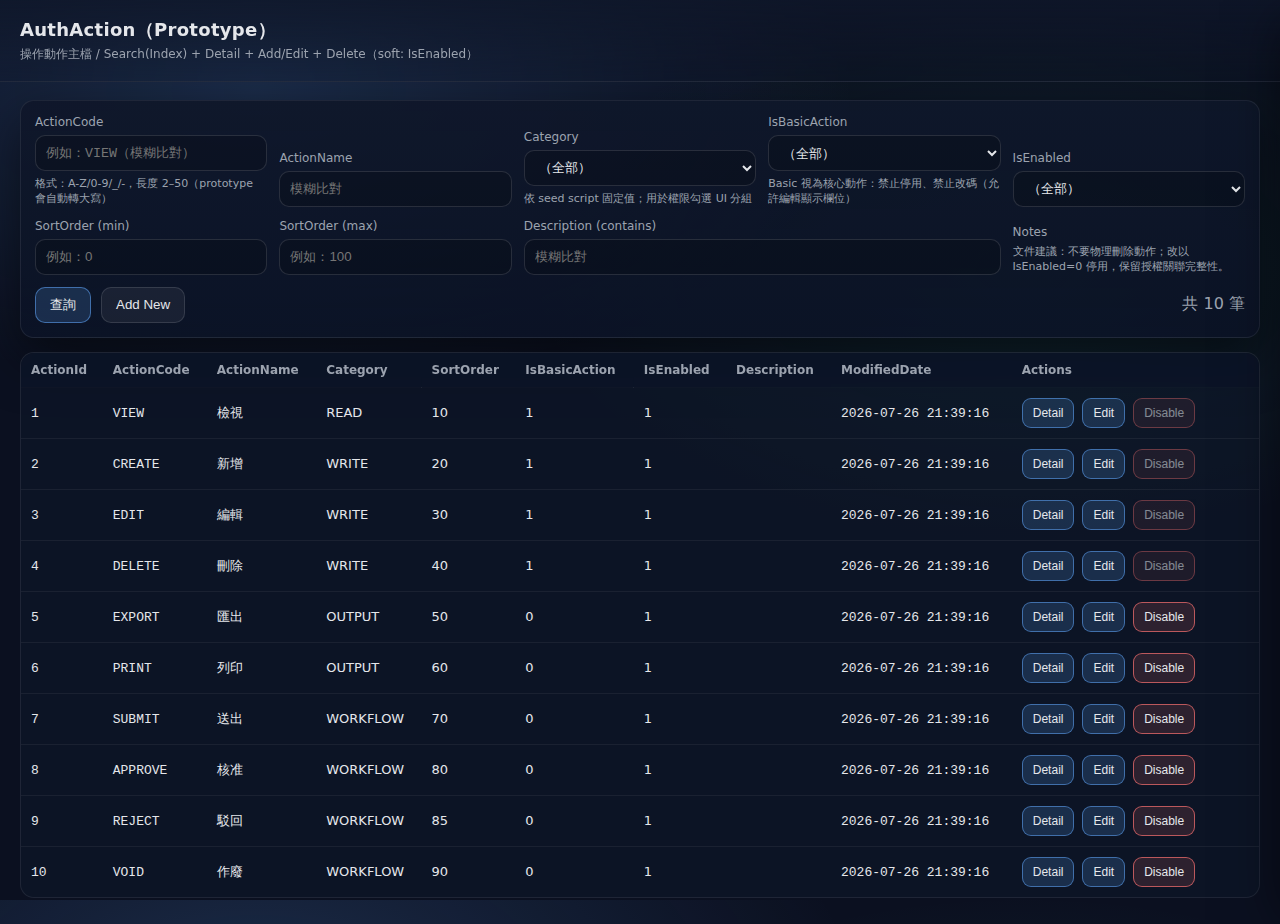
<file: Work/Auth/08-Prototype/file/AuthAction/index.html>
<!doctype html>
<html lang="zh-Hant">
<head>
  <meta charset="utf-8" />
  <meta name="viewport" content="width=device-width, initial-scale=1" />
  <title>AuthAction – Prototype</title>
  <link rel="stylesheet" href="./styles.css" />
</head>
<body>
  <div class="app" id="app">
    <header class="topbar">
      <div class="topbar__title">
        <h1>AuthAction（Prototype）</h1>
        <p class="muted">操作動作主檔 / Search(Index) + Detail + Add/Edit + Delete（soft: IsEnabled）</p>
      </div>
    </header>

    <main class="main">
      <section class="panel">
        <form class="form" id="queryForm" autocomplete="off">
          <div class="form__row">
            <label class="field">
              <span class="field__label">ActionCode</span>
              <input class="field__input mono" id="qActionCode" name="actionCode" placeholder="例如：VIEW（模糊比對）" />
              <span class="field__hint">格式：A-Z/0-9/_/-，長度 2–50（prototype 會自動轉大寫）</span>
            </label>

            <label class="field">
              <span class="field__label">ActionName</span>
              <input class="field__input" id="qActionName" name="actionName" placeholder="模糊比對" />
            </label>

            <label class="field">
              <span class="field__label">Category</span>
              <select class="field__input" id="qCategory" name="category"></select>
              <span class="field__hint">依 seed script 固定值；用於權限勾選 UI 分組</span>
            </label>

            <label class="field">
              <span class="field__label">IsBasicAction</span>
              <select class="field__input" id="qIsBasic" name="isBasic">
                <option value="">（全部）</option>
                <option value="1">1 (Basic)</option>
                <option value="0">0 (Non-Basic)</option>
              </select>
              <span class="field__hint">Basic 視為核心動作：禁止停用、禁止改碼（允許編輯顯示欄位）</span>
            </label>

            <label class="field">
              <span class="field__label">IsEnabled</span>
              <select class="field__input" id="qIsEnabled" name="isEnabled">
                <option value="">（全部）</option>
                <option value="1">Enabled</option>
                <option value="0">Disabled</option>
              </select>
            </label>
          </div>

          <div class="form__row form__row--2">
            <label class="field">
              <span class="field__label">SortOrder (min)</span>
              <input class="field__input" id="qSortMin" name="sortMin" type="number" step="1" placeholder="例如：0" />
            </label>

            <label class="field">
              <span class="field__label">SortOrder (max)</span>
              <input class="field__input" id="qSortMax" name="sortMax" type="number" step="1" placeholder="例如：100" />
            </label>

            <label class="field" style="grid-column: span 2;">
              <span class="field__label">Description (contains)</span>
              <input class="field__input" id="qDesc" name="desc" placeholder="模糊比對" />
            </label>

            <div class="field">
              <span class="field__label">Notes</span>
              <div class="field__hint">文件建議：不要物理刪除動作；改以 IsEnabled=0 停用，保留授權關聯完整性。</div>
            </div>
          </div>

          <div class="form__actions">
            <button class="btn" type="submit">查詢</button>
            <button class="btn btn--ghost" type="button" id="btnAddNew">Add New</button>
            <div class="spacer"></div>
            <div class="muted" id="resultMeta"></div>
          </div>

          <div class="notice" id="notice" aria-live="polite" hidden></div>
        </form>

        <div class="tableWrap" role="region" aria-label="AuthAction search result">
          <table class="table" id="resultTable">
            <thead>
              <tr>
                <th>ActionId</th>
                <th>ActionCode</th>
                <th>ActionName</th>
                <th>Category</th>
                <th>SortOrder</th>
                <th>IsBasicAction</th>
                <th>IsEnabled</th>
                <th>Description</th>
                <th>ModifiedDate</th>
                <th style="min-width: 230px;">Actions</th>
              </tr>
            </thead>
            <tbody id="resultTbody"></tbody>
          </table>
        </div>
      </section>

      <aside class="drawer" id="drawer" aria-hidden="true">
        <div class="drawer__overlay" id="drawerOverlay"></div>
        <div class="drawer__panel" role="dialog" aria-modal="true" aria-label="AuthAction detail/edit">
          <div class="drawer__header">
            <div>
              <div class="drawer__title" id="drawerTitle">AuthAction</div>
              <div class="drawer__subtitle muted" id="drawerSubTitle"></div>
            </div>
            <button class="iconBtn" id="drawerClose" aria-label="Close">×</button>
          </div>

          <div class="drawer__body">
            <form id="editForm" class="editForm" autocomplete="off">
              <div class="section">
                <div class="section__title">Identity</div>
                <div class="grid2">
                  <label class="field">
                    <span class="field__label">ActionId (IDENTITY)</span>
                    <input class="field__input mono" id="fActionId" name="actionId" disabled />
                    <span class="field__hint">資料庫內部流水號；prototype 自動生成</span>
                  </label>

                  <label class="field">
                    <span class="field__label">ActionCode (UNIQUE)</span>
                    <input class="field__input mono" id="fActionCode" name="actionCode" placeholder="例如：VIEW" />
                    <span class="field__hint" id="hintActionCode">全域唯一；建立後不可變更（避免破壞授權關聯）</span>
                  </label>

                  <label class="field">
                    <span class="field__label">ActionName</span>
                    <input class="field__input" id="fActionName" name="actionName" />
                  </label>

                  <label class="field">
                    <span class="field__label">Category</span>
                    <select class="field__input" id="fCategory" name="category"></select>
                    <span class="field__hint">用於權限勾選畫面分組與排序</span>
                  </label>

                  <label class="field">
                    <span class="field__label">SortOrder</span>
                    <input class="field__input" id="fSortOrder" name="sortOrder" type="number" step="1" />
                    <span class="field__hint">數值小者在前（影響 UI 排列）</span>
                  </label>

                  <div class="field">
                    <span class="field__label">ActionCode State</span>
                    <div class="field__hint" id="actionCodeState"></div>
                  </div>
                </div>
              </div>

              <div class="section">
                <div class="section__title">Flags</div>
                <div class="grid2">
                  <label class="field">
                    <span class="field__label">IsEnabled</span>
                    <select class="field__input" id="fIsEnabled" name="isEnabled">
                      <option value="1">1 (Enabled)</option>
                      <option value="0">0 (Disabled)</option>
                    </select>
                    <span class="field__hint">文件建議以 IsEnabled=0 停用取代物理刪除</span>
                  </label>

                  <label class="field">
                    <span class="field__label">IsBasicAction</span>
                    <select class="field__input" id="fIsBasic" name="isBasic">
                      <option value="1">1 (Basic)</option>
                      <option value="0">0 (Non-Basic)</option>
                    </select>
                    <span class="field__hint">Basic 視為核心動作：禁止停用、禁止改碼（允許編輯顯示欄位）</span>
                  </label>
                </div>
              </div>

              <div class="section">
                <div class="section__title">Description</div>
                <textarea class="textarea" id="fDesc" name="desc" rows="4" placeholder="描述副作用或適用場景"></textarea>
              </div>

              <div class="section">
                <div class="section__title">Audit</div>
                <div class="grid2">
                  <label class="field">
                    <span class="field__label">CreatedBy</span>
                    <input class="field__input" id="fCreatedBy" name="createdBy" disabled />
                  </label>
                  <label class="field">
                    <span class="field__label">CreatedDate</span>
                    <input class="field__input" id="fCreatedDate" name="createdDate" disabled />
                  </label>
                  <label class="field">
                    <span class="field__label">ModifiedBy</span>
                    <input class="field__input" id="fModifiedBy" name="modifiedBy" disabled />
                  </label>
                  <label class="field">
                    <span class="field__label">ModifiedDate</span>
                    <input class="field__input" id="fModifiedDate" name="modifiedDate" disabled />
                  </label>
                  <label class="field">
                    <span class="field__label">RowVersion</span>
                    <input class="field__input" id="fRowVersion" name="rowVersion" disabled />
                  </label>
                </div>
              </div>

              <div class="notice notice--error" id="formError" hidden></div>
            </form>
          </div>

          <div class="drawer__footer" id="drawerFooter"></div>
        </div>
      </aside>
    </main>
  </div>

  <script src="./app.js"></script>
</body>
</html>
</file>
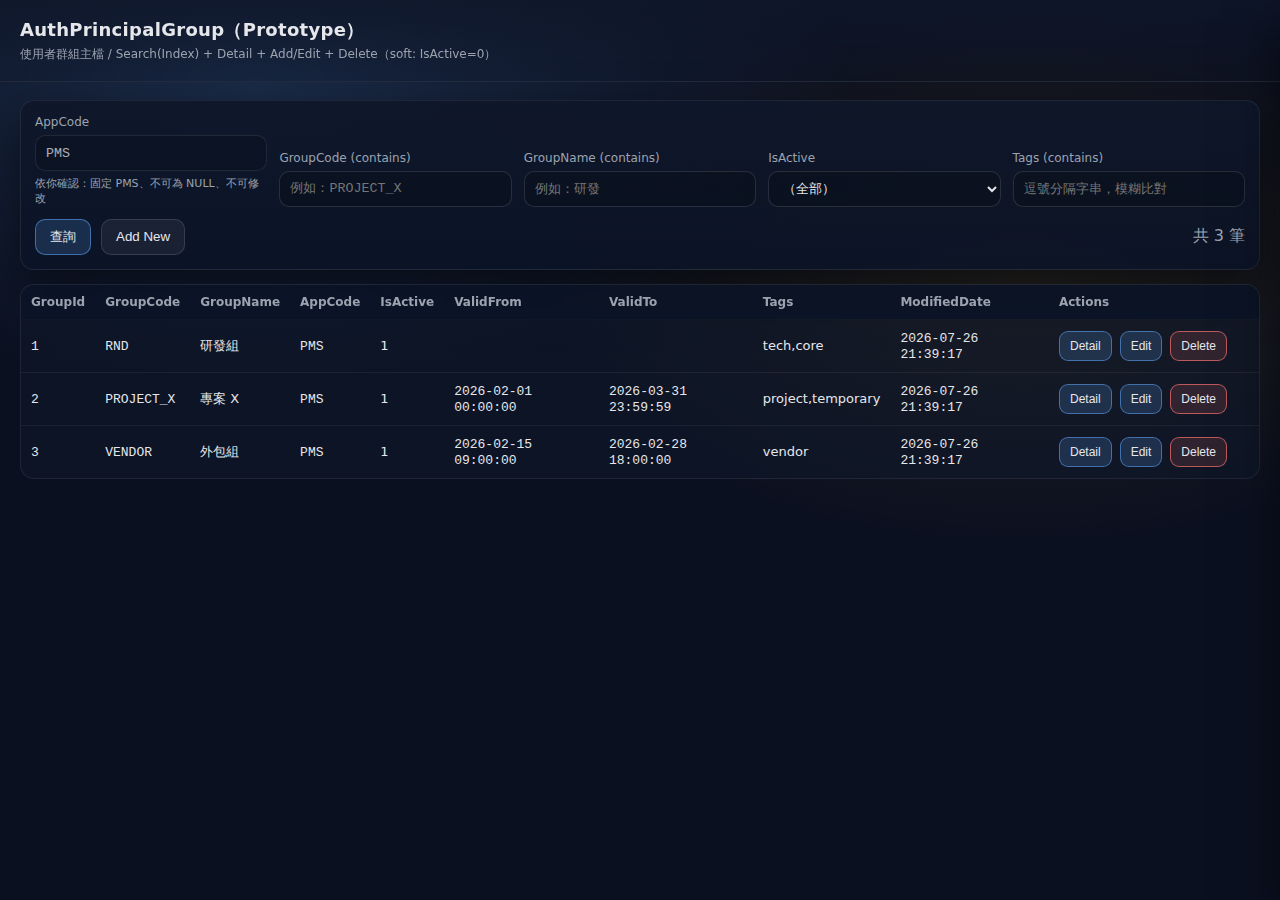
<file: Work/Auth/08-Prototype/file/AuthPrincipalGroup/index.html>
<!doctype html>
<html lang="zh-Hant">
<head>
  <meta charset="utf-8" />
  <meta name="viewport" content="width=device-width, initial-scale=1" />
  <title>AuthPrincipalGroup – Prototype</title>
  <link rel="stylesheet" href="./styles.css" />
</head>

<body>
  <div class="app" id="app">
    <header class="topbar">
      <div class="topbar__title">
        <h1>AuthPrincipalGroup（Prototype）</h1>
        <p class="muted">使用者群組主檔 / Search(Index) + Detail + Add/Edit + Delete（soft: IsActive=0）</p>
      </div>
    </header>

    <main class="main">
      <section class="panel">
        <form class="form" id="queryForm" autocomplete="off">
          <div class="form__row">
            <label class="field">
              <span class="field__label">AppCode</span>
              <input class="field__input mono" id="qAppCode" name="appCode" disabled />
              <span class="field__hint">依你確認：固定 PMS、不可為 NULL、不可修改</span>
            </label>

            <label class="field">
              <span class="field__label">GroupCode (contains)</span>
              <input class="field__input mono" id="qGroupCode" name="groupCode" placeholder="例如：PROJECT_X" />
            </label>

            <label class="field">
              <span class="field__label">GroupName (contains)</span>
              <input class="field__input" id="qGroupName" name="groupName" placeholder="例如：研發" />
            </label>

            <label class="field">
              <span class="field__label">IsActive</span>
              <select class="field__input" id="qIsActive" name="isActive">
                <option value="">（全部）</option>
                <option value="1">Active</option>
                <option value="0">Inactive</option>
              </select>
            </label>

            <label class="field">
              <span class="field__label">Tags (contains)</span>
              <input class="field__input" id="qTags" name="tags" placeholder="逗號分隔字串，模糊比對" />
            </label>
          </div>

          <div class="form__actions">
            <button class="btn" type="submit">查詢</button>
            <button class="btn btn--ghost" type="button" id="btnAddNew">Add New</button>
            <div class="spacer"></div>
            <div class="muted" id="resultMeta"></div>
          </div>

          <div class="notice" id="notice" aria-live="polite" hidden></div>
        </form>

        <div class="tableWrap" role="region" aria-label="AuthPrincipalGroup search result">
          <table class="table" id="resultTable">
            <thead>
              <tr>
                <th>GroupId</th>
                <th>GroupCode</th>
                <th>GroupName</th>
                <th>AppCode</th>
                <th>IsActive</th>
                <th>ValidFrom</th>
                <th>ValidTo</th>
                <th>Tags</th>
                <th>ModifiedDate</th>
                <th style="min-width: 210px;">Actions</th>
              </tr>
            </thead>
            <tbody id="resultTbody"></tbody>
          </table>
        </div>
      </section>

      <aside class="drawer" id="drawer" aria-hidden="true">
        <div class="drawer__overlay" id="drawerOverlay"></div>
        <div class="drawer__panel" role="dialog" aria-modal="true" aria-label="AuthPrincipalGroup detail/edit">
          <div class="drawer__header">
            <div>
              <div class="drawer__title" id="drawerTitle">AuthPrincipalGroup</div>
              <div class="drawer__subtitle muted" id="drawerSubTitle"></div>
            </div>
            <button class="iconBtn" id="drawerClose" aria-label="Close">×</button>
          </div>

          <div class="drawer__body">
            <form id="editForm" class="editForm" autocomplete="off">
              <div class="section">
                <div class="section__title">Keys</div>
                <div class="grid2">
                  <label class="field">
                    <span class="field__label">GroupId (IDENTITY)</span>
                    <input class="field__input mono" id="fGroupId" name="groupId" disabled />
                    <span class="field__hint">新增時由系統產生；僅供顯示</span>
                  </label>
                  <label class="field">
                    <span class="field__label">GroupCode (UNIQUE)</span>
                    <input class="field__input mono" id="fGroupCode" name="groupCode" placeholder="例如：CUT_TEAM_A" />
                    <span class="field__hint">新增後鎖定不可改（關聯核心鍵）</span>
                  </label>
                </div>
              </div>

              <div class="section">
                <div class="section__title">Basic</div>
                <div class="grid2">
                  <label class="field">
                    <span class="field__label">GroupName</span>
                    <input class="field__input" id="fGroupName" name="groupName" />
                  </label>
                  <label class="field">
                    <span class="field__label">AppCode</span>
                    <input class="field__input mono" id="fAppCode" name="appCode" disabled />
                    <span class="field__hint">依你確認：固定 PMS、不支援 NULL</span>
                  </label>
                  <label class="field">
                    <span class="field__label">GroupDesc</span>
                    <input class="field__input" id="fGroupDesc" name="groupDesc" placeholder="用途描述" />
                  </label>
                  <label class="field">
                    <span class="field__label">Tags</span>
                    <input class="field__input" id="fTags" name="tags" placeholder="例如：vendor,project" />
                    <span class="field__hint">建議逗號分隔；prototype 不做結構化解析</span>
                  </label>
                </div>
              </div>

              <div class="section">
                <div class="section__title">Flags & Temporal</div>
                <div class="grid2">
                  <label class="field">
                    <span class="field__label">IsActive</span>
                    <select class="field__input" id="fIsActive" name="isActive">
                      <option value="1">1 (Active)</option>
                      <option value="0">0 (Inactive)</option>
                    </select>
                    <span class="field__hint">Delete(soft) 會將 IsActive 設為 0</span>
                  </label>

                  <div class="field">
                    <span class="field__label">Guardrails</span>
                    <div class="field__hint">文件：權限計算需包含時間過濾（GETDATE() in ValidFrom/ValidTo）；刪除前需確認無角色關聯。</div>
                  </div>

                  <label class="field">
                    <span class="field__label">ValidFrom</span>
                    <input class="field__input" id="fValidFrom" name="validFrom" type="datetime-local" />
                    <span class="field__hint">可空；若填需 <= ValidTo（你已確認允許相等）</span>
                  </label>
                  <label class="field">
                    <span class="field__label">ValidTo</span>
                    <input class="field__input" id="fValidTo" name="validTo" type="datetime-local" />
                    <span class="field__hint">可空；到期後群組權限自動失效</span>
                  </label>
                </div>
              </div>

              <div class="section">
                <div class="section__title">Audit</div>
                <div class="grid2">
                  <label class="field">
                    <span class="field__label">CreatedBy</span>
                    <input class="field__input" id="fCreatedBy" name="createdBy" disabled />
                  </label>
                  <label class="field">
                    <span class="field__label">CreatedDate</span>
                    <input class="field__input" id="fCreatedDate" name="createdDate" disabled />
                  </label>
                  <label class="field">
                    <span class="field__label">ModifiedBy</span>
                    <input class="field__input" id="fModifiedBy" name="modifiedBy" disabled />
                  </label>
                  <label class="field">
                    <span class="field__label">ModifiedDate</span>
                    <input class="field__input" id="fModifiedDate" name="modifiedDate" disabled />
                  </label>
                  <label class="field">
                    <span class="field__label">RowVersion</span>
                    <input class="field__input" id="fRowVersion" name="rowVersion" disabled />
                  </label>
                </div>
              </div>

              <div class="notice notice--error" id="formError" hidden></div>
            </form>
          </div>

          <div class="drawer__footer" id="drawerFooter"></div>
        </div>
      </aside>
    </main>
  </div>

  <script src="./app.js"></script>
</body>
</html>
</file>
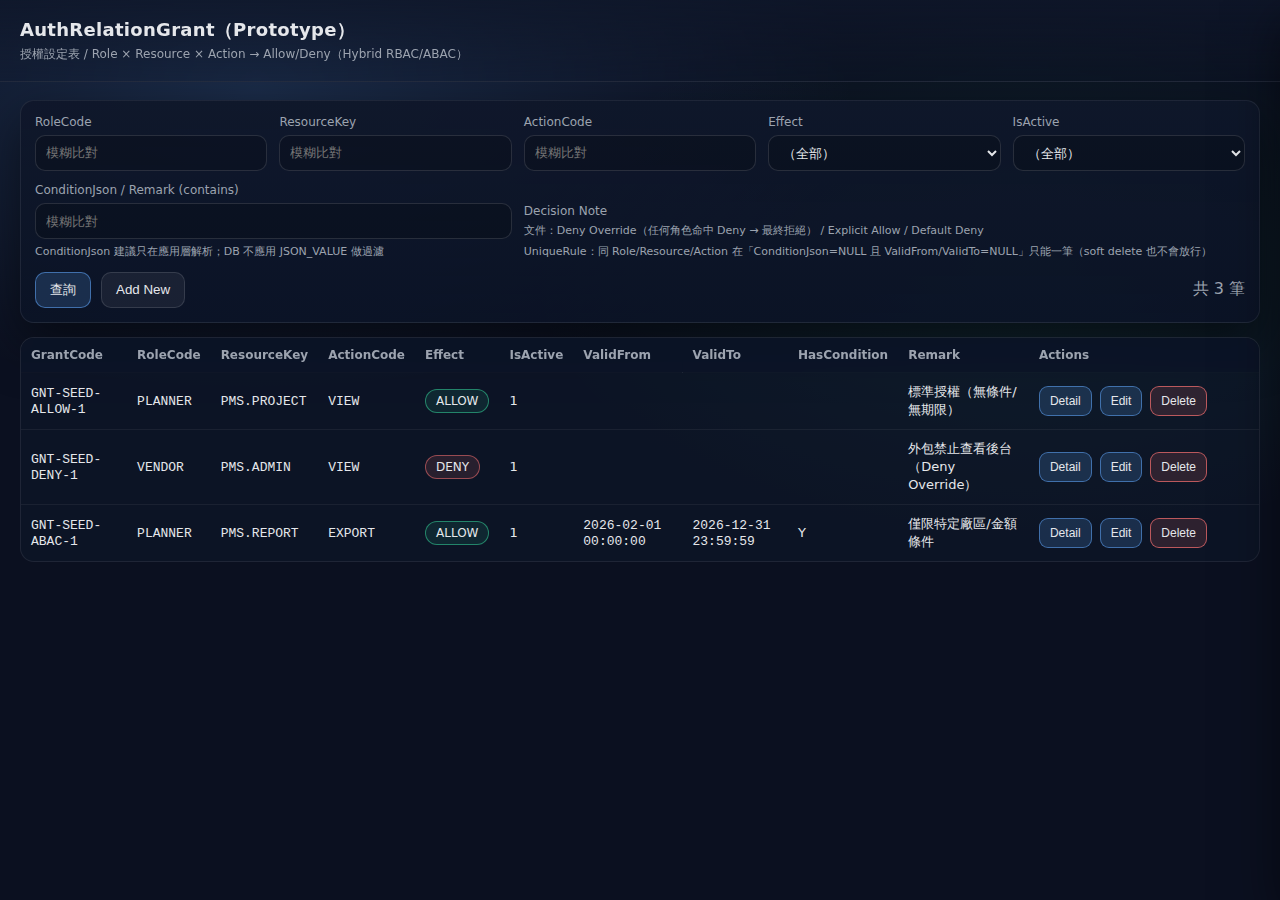
<file: Work/Auth/08-Prototype/file/AuthRelationGrant/index.html>
<!doctype html>
<html lang="zh-Hant">
<head>
  <meta charset="utf-8" />
  <meta name="viewport" content="width=device-width, initial-scale=1" />
  <title>AuthRelationGrant – Prototype</title>
  <link rel="stylesheet" href="./styles.css" />
</head>

<body>
  <div class="app" id="app">
    <header class="topbar">
      <div class="topbar__title">
        <h1>AuthRelationGrant（Prototype）</h1>
        <p class="muted">授權設定表 / Role × Resource × Action → Allow/Deny（Hybrid RBAC/ABAC）</p>
      </div>
    </header>

    <main class="main">
      <section class="panel">
        <form class="form" id="queryForm" autocomplete="off">
          <div class="form__row">
            <label class="field">
              <span class="field__label">RoleCode</span>
              <input class="field__input mono" id="qRoleCode" placeholder="模糊比對" />
            </label>

            <label class="field">
              <span class="field__label">ResourceKey</span>
              <input class="field__input mono" id="qResourceKey" placeholder="模糊比對" />
            </label>

            <label class="field">
              <span class="field__label">ActionCode</span>
              <input class="field__input mono" id="qActionCode" placeholder="模糊比對" />
            </label>

            <label class="field">
              <span class="field__label">Effect</span>
              <select class="field__input" id="qEffect">
                <option value="">（全部）</option>
                <option value="1">ALLOW</option>
                <option value="0">DENY</option>
              </select>
            </label>

            <label class="field">
              <span class="field__label">IsActive</span>
              <select class="field__input" id="qIsActive">
                <option value="">（全部）</option>
                <option value="1">Active</option>
                <option value="0">Inactive</option>
              </select>
            </label>
          </div>

          <div class="form__row" style="margin-top:12px;">
            <label class="field" style="grid-column: span 2;">
              <span class="field__label">ConditionJson / Remark (contains)</span>
              <input class="field__input" id="qText" placeholder="模糊比對" />
              <span class="field__hint">ConditionJson 建議只在應用層解析；DB 不應用 JSON_VALUE 做過濾</span>
            </label>
            <div class="field" style="grid-column: span 3;">
              <span class="field__label">Decision Note</span>
              <div class="field__hint">文件：Deny Override（任何角色命中 Deny → 最終拒絕） / Explicit Allow / Default Deny</div>
              <div class="field__hint">UniqueRule：同 Role/Resource/Action 在「ConditionJson=NULL 且 ValidFrom/ValidTo=NULL」只能一筆（soft delete 也不會放行）</div>
            </div>
          </div>

          <div class="form__actions">
            <button class="btn" type="submit">查詢</button>
            <button class="btn btn--ghost" type="button" id="btnAddNew">Add New</button>
            <div class="spacer"></div>
            <div class="muted" id="resultMeta"></div>
          </div>

          <div class="notice" id="notice" aria-live="polite" hidden></div>
        </form>

        <div class="tableWrap" role="region" aria-label="AuthRelationGrant search result">
          <table class="table" id="resultTable">
            <thead>
              <tr>
                <th>GrantCode</th>
                <th>RoleCode</th>
                <th>ResourceKey</th>
                <th>ActionCode</th>
                <th>Effect</th>
                <th>IsActive</th>
                <th>ValidFrom</th>
                <th>ValidTo</th>
                <th>HasCondition</th>
                <th>Remark</th>
                <th style="min-width: 230px;">Actions</th>
              </tr>
            </thead>
            <tbody id="resultTbody"></tbody>
          </table>
        </div>
      </section>

      <aside class="drawer" id="drawer" aria-hidden="true">
        <div class="drawer__overlay" id="drawerOverlay"></div>
        <div class="drawer__panel" role="dialog" aria-modal="true" aria-label="AuthRelationGrant detail/edit">
          <div class="drawer__header">
            <div>
              <div class="drawer__title" id="drawerTitle">AuthRelationGrant</div>
              <div class="drawer__subtitle muted" id="drawerSubTitle"></div>
            </div>
            <button class="iconBtn" id="drawerClose" aria-label="Close">×</button>
          </div>

          <div class="drawer__body">
            <form id="editForm" class="editForm" autocomplete="off">
              <div class="section">
                <div class="section__title">Identity</div>
                <div class="grid2">
                  <label class="field">
                    <span class="field__label">GrantCode (PK)</span>
                    <input class="field__input mono" id="fGrantCode" disabled />
                    <span class="field__hint">新增時產生；Edit 時不可改</span>
                  </label>
                  <div class="field">
                    <span class="field__label">Cache Note</span>
                    <div class="field__hint">文件：Grant 異動需清除 해당 Role 的 Redis 權限快取（prototype 僅提示）。</div>
                  </div>
                </div>
              </div>

              <div class="section">
                <div class="section__title">RBAC Tuple（Edit 時鎖定）</div>
                <div class="grid2">
                  <label class="field">
                    <span class="field__label">RoleCode</span>
                    <select class="field__input mono" id="fRoleCode"></select>
                    <span class="field__hint">FK → AuthRole.RoleCode</span>
                  </label>
                  <label class="field">
                    <span class="field__label">ResourceKey</span>
                    <select class="field__input mono" id="fResourceKey"></select>
                    <span class="field__hint">FK → AuthResource.ResourceKey</span>
                  </label>
                  <label class="field">
                    <span class="field__label">ActionCode</span>
                    <select class="field__input mono" id="fActionCode"></select>
                    <span class="field__hint">FK → AuthAction.ActionCode</span>
                  </label>
                </div>
                <div class="notice notice--warn">UniqueRule：同 Role/Resource/Action 在「無條件且無期限」只能一筆；若要多筆，需加 ConditionJson 或 ValidFrom/ValidTo 讓規則可區分。</div>
              </div>

              <div class="section">
                <div class="section__title">Decision</div>
                <div class="grid2">
                  <label class="field">
                    <span class="field__label">Effect</span>
                    <select class="field__input" id="fEffect">
                      <option value="1">1 (ALLOW)</option>
                      <option value="0">0 (DENY)</option>
                    </select>
                    <span class="field__hint">Deny Override：任何角色命中 Deny → 最終拒絕</span>
                  </label>
                  <label class="field">
                    <span class="field__label">IsActive</span>
                    <select class="field__input" id="fIsActive">
                      <option value="1">1 (Active)</option>
                      <option value="0">0 (Inactive)</option>
                    </select>
                    <span class="field__hint">Delete(soft) 會將 IsActive 設為 0</span>
                  </label>
                </div>

                <label class="field">
                  <span class="field__label">ConditionJson（ABAC, optional）</span>
                  <textarea class="field__textarea mono" id="fConditionJson" rows="7" placeholder='例如：{"Factory":["T1"],"AmountLimit":5000}'></textarea>
                  <span class="field__hint">文件 guardrail：寫入前需驗證 JSON 格式；效能：DB 不應 JSON_VALUE 過濾</span>
                </label>
              </div>

              <div class="section">
                <div class="section__title">Temporal</div>
                <div class="grid2">
                  <label class="field">
                    <span class="field__label">ValidFrom</span>
                    <input class="field__input" id="fValidFrom" type="datetime-local" />
                    <span class="field__hint">可空；若填需 <= ValidTo</span>
                  </label>
                  <label class="field">
                    <span class="field__label">ValidTo</span>
                    <input class="field__input" id="fValidTo" type="datetime-local" />
                    <span class="field__hint">可空；若填需 >= ValidFrom</span>
                  </label>
                </div>
              </div>

              <div class="section">
                <div class="section__title">Remark</div>
                <label class="field">
                  <span class="field__label">Remark</span>
                  <input class="field__input" id="fRemark" placeholder="例如：稽核期間暫時開放" />
                </label>
              </div>

              <div class="section">
                <div class="section__title">Audit</div>
                <div class="grid2">
                  <label class="field">
                    <span class="field__label">CreatedBy</span>
                    <input class="field__input" id="fCreatedBy" disabled />
                  </label>
                  <label class="field">
                    <span class="field__label">CreatedDate</span>
                    <input class="field__input" id="fCreatedDate" disabled />
                  </label>
                  <label class="field">
                    <span class="field__label">ModifiedBy</span>
                    <input class="field__input" id="fModifiedBy" disabled />
                  </label>
                  <label class="field">
                    <span class="field__label">ModifiedDate</span>
                    <input class="field__input" id="fModifiedDate" disabled />
                  </label>
                  <label class="field">
                    <span class="field__label">RowVersion</span>
                    <input class="field__input" id="fRowVersion" disabled />
                  </label>
                </div>
              </div>

              <div class="notice notice--error" id="formError" hidden></div>
            </form>
          </div>

          <div class="drawer__footer" id="drawerFooter"></div>
        </div>
      </aside>
    </main>
  </div>

  <script src="./app.js"></script>
</body>
</html>
</file>
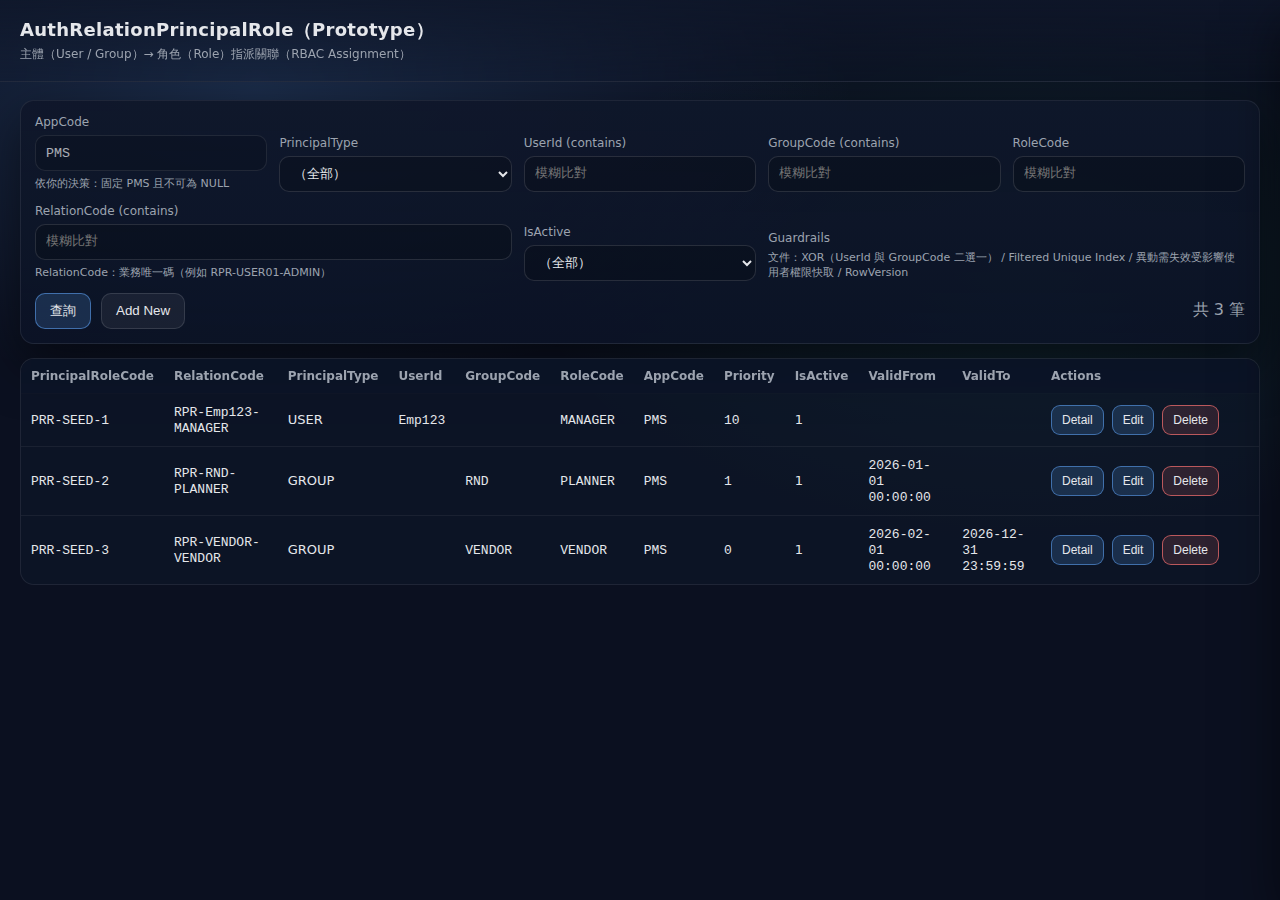
<file: Work/Auth/08-Prototype/file/AuthRelationPrincipalRole/index.html>
<!doctype html>
<html lang="zh-Hant">
<head>
  <meta charset="utf-8" />
  <meta name="viewport" content="width=device-width, initial-scale=1" />
  <title>AuthRelationPrincipalRole – Prototype</title>
  <link rel="stylesheet" href="./styles.css" />
</head>

<body>
  <div class="app" id="app">
    <header class="topbar">
      <div class="topbar__title">
        <h1>AuthRelationPrincipalRole（Prototype）</h1>
        <p class="muted">主體（User / Group）→ 角色（Role）指派關聯（RBAC Assignment）</p>
      </div>
    </header>

    <main class="main">
      <section class="panel">
        <form class="form" id="queryForm" autocomplete="off">
          <div class="form__row">
            <label class="field">
              <span class="field__label">AppCode</span>
              <input class="field__input mono" id="qAppCode" disabled />
              <span class="field__hint">依你的決策：固定 PMS 且不可為 NULL</span>
            </label>

            <label class="field">
              <span class="field__label">PrincipalType</span>
              <select class="field__input" id="qPrincipalType">
                <option value="">（全部）</option>
                <option value="USER">USER</option>
                <option value="GROUP">GROUP</option>
              </select>
            </label>

            <label class="field">
              <span class="field__label">UserId (contains)</span>
              <input class="field__input mono" id="qUserId" placeholder="模糊比對" />
            </label>

            <label class="field">
              <span class="field__label">GroupCode (contains)</span>
              <input class="field__input mono" id="qGroupCode" placeholder="模糊比對" />
            </label>

            <label class="field">
              <span class="field__label">RoleCode</span>
              <input class="field__input mono" id="qRoleCode" placeholder="模糊比對" />
            </label>
          </div>

          <div class="form__row" style="margin-top:12px;">
            <label class="field" style="grid-column: span 2;">
              <span class="field__label">RelationCode (contains)</span>
              <input class="field__input mono" id="qRelationCode" placeholder="模糊比對" />
              <span class="field__hint">RelationCode：業務唯一碼（例如 RPR-USER01-ADMIN）</span>
            </label>
            <label class="field">
              <span class="field__label">IsActive</span>
              <select class="field__input" id="qIsActive">
                <option value="">（全部）</option>
                <option value="1">Active</option>
                <option value="0">Inactive</option>
              </select>
            </label>
            <div class="field" style="grid-column: span 2;">
              <span class="field__label">Guardrails</span>
              <div class="field__hint">文件：XOR（UserId 與 GroupCode 二選一） / Filtered Unique Index / 異動需失效受影響使用者權限快取 / RowVersion</div>
            </div>
          </div>

          <div class="form__actions">
            <button class="btn" type="submit">查詢</button>
            <button class="btn btn--ghost" type="button" id="btnAddNew">Add New</button>
            <div class="spacer"></div>
            <div class="muted" id="resultMeta"></div>
          </div>

          <div class="notice" id="notice" aria-live="polite" hidden></div>
        </form>

        <div class="tableWrap" role="region" aria-label="AuthRelationPrincipalRole search result">
          <table class="table" id="resultTable">
            <thead>
              <tr>
                <th>PrincipalRoleCode</th>
                <th>RelationCode</th>
                <th>PrincipalType</th>
                <th>UserId</th>
                <th>GroupCode</th>
                <th>RoleCode</th>
                <th>AppCode</th>
                <th>Priority</th>
                <th>IsActive</th>
                <th>ValidFrom</th>
                <th>ValidTo</th>
                <th style="min-width: 230px;">Actions</th>
              </tr>
            </thead>
            <tbody id="resultTbody"></tbody>
          </table>
        </div>
      </section>

      <aside class="drawer" id="drawer" aria-hidden="true">
        <div class="drawer__overlay" id="drawerOverlay"></div>
        <div class="drawer__panel" role="dialog" aria-modal="true" aria-label="AuthRelationPrincipalRole detail/edit">
          <div class="drawer__header">
            <div>
              <div class="drawer__title" id="drawerTitle">AuthRelationPrincipalRole</div>
              <div class="drawer__subtitle muted" id="drawerSubTitle"></div>
            </div>
            <button class="iconBtn" id="drawerClose" aria-label="Close">×</button>
          </div>

          <div class="drawer__body">
            <form id="editForm" class="editForm" autocomplete="off">
              <div class="section">
                <div class="section__title">Identity</div>
                <div class="grid2">
                  <label class="field">
                    <span class="field__label">PrincipalRoleCode (PK)</span>
                    <input class="field__input mono" id="fPrincipalRoleCode" disabled />
                    <span class="field__hint">新增時產生；Edit 時不可改</span>
                  </label>
                  <label class="field">
                    <span class="field__label">RelationCode (Unique)</span>
                    <input class="field__input mono" id="fRelationCode" />
                    <span class="field__hint">Edit 時鎖定不可改（避免業務碼混亂）</span>
                  </label>
                </div>
              </div>

              <div class="section">
                <div class="section__title">Assignment (XOR)</div>
                <div class="grid2">
                  <label class="field">
                    <span class="field__label">PrincipalType</span>
                    <select class="field__input" id="fPrincipalType">
                      <option value="USER">USER</option>
                      <option value="GROUP">GROUP</option>
                    </select>
                    <span class="field__hint">文件 XOR：約束一筆只能屬於 User 或 Group（擇一）</span>
                  </label>
                  <label class="field">
                    <span class="field__label">RoleCode</span>
                    <select class="field__input mono" id="fRoleCode"></select>
                    <span class="field__hint">FK → AuthRole.RoleCode（Edit 鎖定）</span>
                  </label>

                  <label class="field" id="userField">
                    <span class="field__label">UserId</span>
                    <select class="field__input mono" id="fUserId"></select>
                    <span class="field__hint">FK → AuthPrincipalUser.UserId（Edit 鎖定）</span>
                  </label>

                  <label class="field" id="groupField" hidden>
                    <span class="field__label">GroupCode</span>
                    <select class="field__input mono" id="fGroupCode"></select>
                    <span class="field__hint">FK → AuthPrincipalGroup.GroupCode（Edit 鎖定）</span>
                  </label>
                </div>

                <div class="notice notice--warn">注意：此表異動（指派/撤銷角色）需立即失效受影響使用者的 Redis 權限快取（prototype 僅提示）。</div>
              </div>

              <div class="section">
                <div class="section__title">Scope & Priority</div>
                <div class="grid2">
                  <label class="field">
                    <span class="field__label">AppCode</span>
                    <input class="field__input mono" id="fAppCode" disabled />
                    <span class="field__hint">依你的決策：固定 PMS 且不可為 NULL（Edit 鎖定）</span>
                  </label>
                  <label class="field">
                    <span class="field__label">Priority</span>
                    <input class="field__input mono" id="fPriority" type="number" step="1" />
                    <span class="field__hint">文件：衝突時 Priority 值較大者優先</span>
                  </label>

                  <label class="field">
                    <span class="field__label">IsActive</span>
                    <select class="field__input" id="fIsActive">
                      <option value="1">1 (Active)</option>
                      <option value="0">0 (Inactive)</option>
                    </select>
                    <span class="field__hint">Delete(soft) 會將 IsActive 設為 0；Unique 不因 Inactive 放行</span>
                  </label>
                </div>
              </div>

              <div class="section">
                <div class="section__title">Temporal</div>
                <div class="grid2">
                  <label class="field">
                    <span class="field__label">ValidFrom</span>
                    <input class="field__input" id="fValidFrom" type="datetime-local" />
                    <span class="field__hint">可空；若填需 <= ValidTo（查詢需做 GETDATE() 範圍過濾）</span>
                  </label>
                  <label class="field">
                    <span class="field__label">ValidTo</span>
                    <input class="field__input" id="fValidTo" type="datetime-local" />
                    <span class="field__hint">可空；若填需 >= ValidFrom</span>
                  </label>
                </div>
              </div>

              <div class="section">
                <div class="section__title">Remark</div>
                <label class="field">
                  <span class="field__label">Remark</span>
                  <input class="field__input" id="fRemark" placeholder="例如：臨時指派主管角色" />
                </label>
              </div>

              <div class="section">
                <div class="section__title">Audit</div>
                <div class="grid2">
                  <label class="field">
                    <span class="field__label">CreatedBy</span>
                    <input class="field__input" id="fCreatedBy" disabled />
                  </label>
                  <label class="field">
                    <span class="field__label">CreatedDate</span>
                    <input class="field__input" id="fCreatedDate" disabled />
                  </label>
                  <label class="field">
                    <span class="field__label">ModifiedBy</span>
                    <input class="field__input" id="fModifiedBy" disabled />
                  </label>
                  <label class="field">
                    <span class="field__label">ModifiedDate</span>
                    <input class="field__input" id="fModifiedDate" disabled />
                  </label>
                  <label class="field">
                    <span class="field__label">RowVersion</span>
                    <input class="field__input" id="fRowVersion" disabled />
                  </label>
                </div>
              </div>

              <div class="notice notice--error" id="formError" hidden></div>
            </form>
          </div>

          <div class="drawer__footer" id="drawerFooter"></div>
        </div>
      </aside>
    </main>
  </div>

  <script src="./app.js"></script>
</body>
</html>
</file>
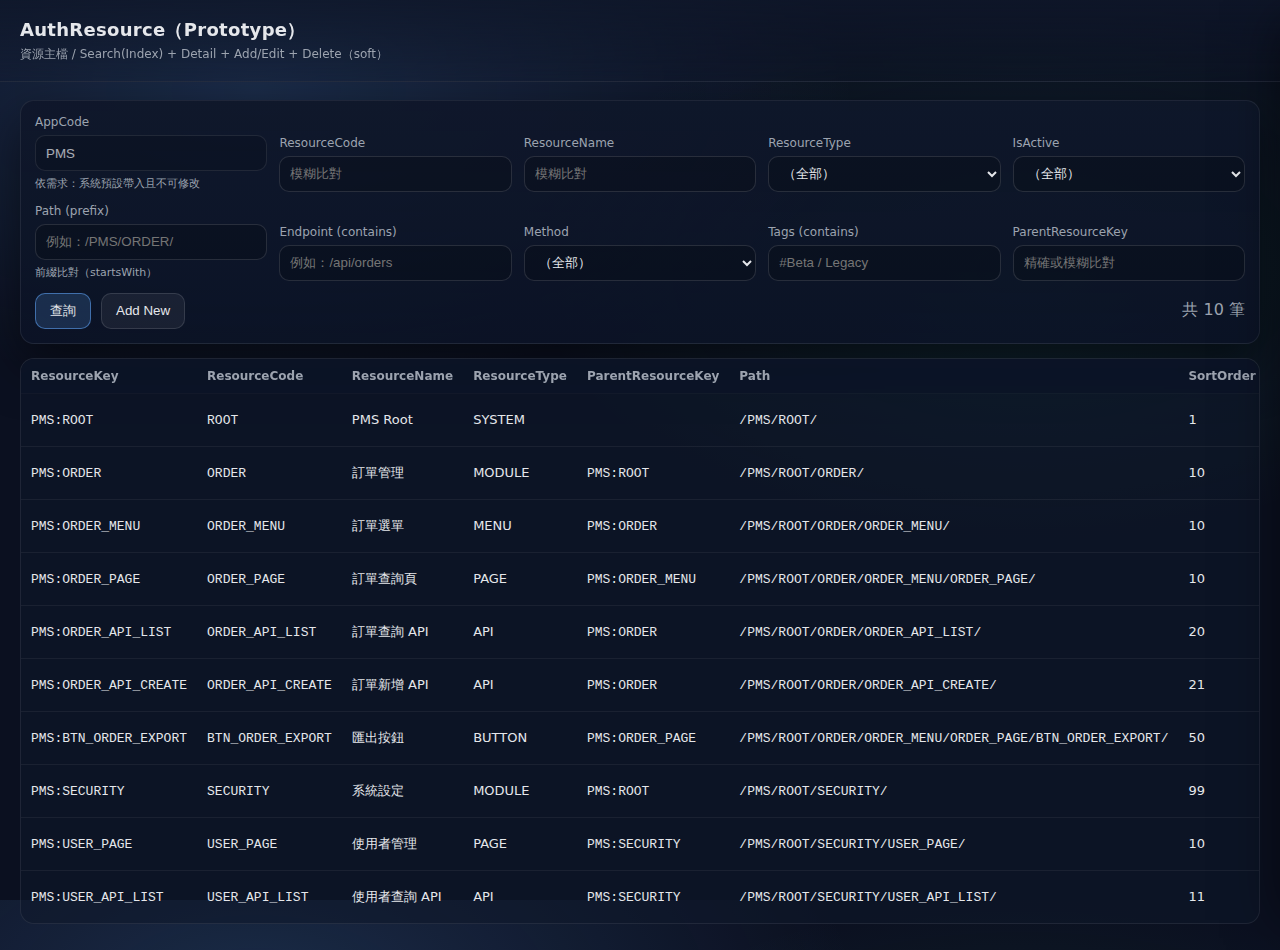
<file: Work/Auth/08-Prototype/file/AuthResource/index.html>
<!doctype html>
<html lang="zh-Hant">
<head>
  <meta charset="utf-8" />
  <meta name="viewport" content="width=device-width, initial-scale=1" />
  <title>AuthResource – Prototype</title>
  <link rel="stylesheet" href="./styles.css" />
</head>
<body>
  <div class="app" id="app">
    <header class="topbar">
      <div class="topbar__title">
        <h1>AuthResource（Prototype）</h1>
        <p class="muted">資源主檔 / Search(Index) + Detail + Add/Edit + Delete（soft）</p>
      </div>
    </header>

    <main class="main">
      <section class="panel">
        <form class="form" id="queryForm" autocomplete="off">
          <div class="form__row">
            <label class="field">
              <span class="field__label">AppCode</span>
              <input class="field__input" id="qAppCode" name="appCode" disabled />
              <span class="field__hint">依需求：系統預設帶入且不可修改</span>
            </label>

            <label class="field">
              <span class="field__label">ResourceCode</span>
              <input class="field__input" id="qResourceCode" name="resourceCode" placeholder="模糊比對" />
            </label>

            <label class="field">
              <span class="field__label">ResourceName</span>
              <input class="field__input" id="qResourceName" name="resourceName" placeholder="模糊比對" />
            </label>

            <label class="field">
              <span class="field__label">ResourceType</span>
              <select class="field__input" id="qResourceType" name="resourceType">
                <option value="">（全部）</option>
              </select>
            </label>

            <label class="field">
              <span class="field__label">IsActive</span>
              <select class="field__input" id="qIsActive" name="isActive">
                <option value="">（全部）</option>
                <option value="1">Active</option>
                <option value="0">Inactive</option>
              </select>
            </label>
          </div>

          <div class="form__row form__row--2">
            <label class="field">
              <span class="field__label">Path (prefix)</span>
              <input class="field__input" id="qPath" name="path" placeholder="例如：/PMS/ORDER/" />
              <span class="field__hint">前綴比對（startsWith）</span>
            </label>

            <label class="field">
              <span class="field__label">Endpoint (contains)</span>
              <input class="field__input" id="qEndpoint" name="endpoint" placeholder="例如：/api/orders" />
            </label>

            <label class="field">
              <span class="field__label">Method</span>
              <select class="field__input" id="qMethod" name="method">
                <option value="">（全部）</option>
                <option value="GET">GET</option>
                <option value="POST">POST</option>
                <option value="PUT">PUT</option>
                <option value="DELETE">DELETE</option>
              </select>
            </label>

            <label class="field">
              <span class="field__label">Tags (contains)</span>
              <input class="field__input" id="qTags" name="tags" placeholder="#Beta / Legacy" />
            </label>

            <label class="field">
              <span class="field__label">ParentResourceKey</span>
              <input class="field__input" id="qParentResourceKey" name="parentResourceKey" placeholder="精確或模糊比對" />
            </label>
          </div>

          <div class="form__actions">
            <button class="btn" type="submit">查詢</button>
            <button class="btn btn--ghost" type="button" id="btnAddNew">Add New</button>
            <div class="spacer"></div>
            <div class="muted" id="resultMeta"></div>
          </div>

          <div class="notice" id="notice" aria-live="polite" hidden></div>
        </form>

        <div class="tableWrap" role="region" aria-label="AuthResource search result">
          <table class="table" id="resultTable">
            <thead>
              <tr>
                <th>ResourceKey</th>
                <th>ResourceCode</th>
                <th>ResourceName</th>
                <th>ResourceType</th>
                <th>ParentResourceKey</th>
                <th>Path</th>
                <th>SortOrder</th>
                <th>Endpoint</th>
                <th>Method</th>
                <th>IsLeaf</th>
                <th>IsActive</th>
                <th>Tags</th>
                <th>ModifiedDate</th>
                <th style="min-width: 210px;">Actions</th>
              </tr>
            </thead>
            <tbody id="resultTbody"></tbody>
          </table>
        </div>
      </section>

      <aside class="drawer" id="drawer" aria-hidden="true">
        <div class="drawer__overlay" id="drawerOverlay"></div>
        <div class="drawer__panel" role="dialog" aria-modal="true" aria-label="AuthResource detail/edit">
          <div class="drawer__header">
            <div>
              <div class="drawer__title" id="drawerTitle">AuthResource</div>
              <div class="drawer__subtitle muted" id="drawerSubTitle"></div>
            </div>
            <button class="iconBtn" id="drawerClose" aria-label="Close">×</button>
          </div>

          <div class="drawer__body">
            <form id="editForm" class="editForm" autocomplete="off">
              <div class="section">
                <div class="section__title">Identity</div>
                <div class="grid2">
                  <label class="field">
                    <span class="field__label">ResourceKey</span>
                    <input class="field__input" id="fResourceKey" name="resourceKey" disabled />
                    <span class="field__hint">{AppCode}:{ResourceCode}（自動組合）</span>
                  </label>

                  <label class="field">
                    <span class="field__label">AppCode</span>
                    <input class="field__input" id="fAppCode" name="appCode" disabled />
                  </label>

                  <label class="field">
                    <span class="field__label">ResourceCode</span>
                    <input class="field__input" id="fResourceCode" name="resourceCode" />
                    <span class="field__hint" id="hintResourceCode">同 AppCode 下必須唯一；上線後不建議變更</span>
                  </label>

                  <label class="field">
                    <span class="field__label">ResourceName</span>
                    <input class="field__input" id="fResourceName" name="resourceName" />
                  </label>
                </div>
              </div>

              <div class="section">
                <div class="section__title">Type & Tree</div>
                <div class="grid2">
                  <label class="field">
                    <span class="field__label">ResourceType</span>
                    <select class="field__input" id="fResourceType" name="resourceType"></select>
                  </label>

                  <label class="field">
                    <span class="field__label">ParentResourceKey</span>
                    <select class="field__input" id="fParentResourceKey" name="parentResourceKey"></select>
                    <span class="field__hint">修改 Parent 需避免循環，且會遞迴更新子孫 Path</span>
                  </label>

                  <label class="field">
                    <span class="field__label">Path</span>
                    <input class="field__input" id="fPath" name="path" disabled />
                    <span class="field__hint">由系統維護（Materialized Path）</span>
                  </label>

                  <label class="field">
                    <span class="field__label">SortOrder</span>
                    <input class="field__input" id="fSortOrder" name="sortOrder" type="number" step="1" />
                  </label>

                  <label class="field">
                    <span class="field__label">IsLeaf</span>
                    <input class="field__input" id="fIsLeaf" name="isLeaf" disabled />
                    <span class="field__hint">由子節點推導；非葉節點不可刪除</span>
                  </label>

                  <label class="field">
                    <span class="field__label">IsActive</span>
                    <select class="field__input" id="fIsActive" name="isActive">
                      <option value="1">Active</option>
                      <option value="0">Inactive</option>
                    </select>
                  </label>
                </div>
              </div>

              <div class="section">
                <div class="section__title">Routing (API only)</div>
                <div class="grid2">
                  <label class="field">
                    <span class="field__label">Endpoint</span>
                    <input class="field__input" id="fEndpoint" name="endpoint" placeholder="/api/... 或前端 route" />
                  </label>

                  <label class="field">
                    <span class="field__label">Method</span>
                    <select class="field__input" id="fMethod" name="method">
                      <option value="">（N/A）</option>
                      <option value="GET">GET</option>
                      <option value="POST">POST</option>
                      <option value="PUT">PUT</option>
                      <option value="DELETE">DELETE</option>
                    </select>
                  </label>
                </div>
                <div class="muted section__desc">當 ResourceType=API 時，Endpoint/Method 用於 Middleware 攔截器查表；資源不存在會 Default Deny。</div>
              </div>

              <div class="section">
                <div class="section__title">MetaJson (ABAC Attributes)</div>
                <textarea class="textarea" id="fMetaJson" name="metaJson" rows="5" placeholder='例如：{"Sensitivity":"High","DeptOwner":"Sales"}'></textarea>
                <div class="muted" id="metaJsonState"></div>
              </div>

              <div class="section">
                <div class="section__title">Tags</div>
                <input class="field__input" id="fTags" name="tags" placeholder="#Beta, #Legacy" />
              </div>

              <div class="section">
                <div class="section__title">Audit</div>
                <div class="grid2">
                  <label class="field">
                    <span class="field__label">CreatedBy</span>
                    <input class="field__input" id="fCreatedBy" name="createdBy" disabled />
                  </label>
                  <label class="field">
                    <span class="field__label">CreatedDate</span>
                    <input class="field__input" id="fCreatedDate" name="createdDate" disabled />
                  </label>
                  <label class="field">
                    <span class="field__label">ModifiedBy</span>
                    <input class="field__input" id="fModifiedBy" name="modifiedBy" disabled />
                  </label>
                  <label class="field">
                    <span class="field__label">ModifiedDate</span>
                    <input class="field__input" id="fModifiedDate" name="modifiedDate" disabled />
                  </label>
                  <label class="field">
                    <span class="field__label">RowVersion</span>
                    <input class="field__input" id="fRowVersion" name="rowVersion" disabled />
                  </label>
                </div>
              </div>

              <div class="notice notice--error" id="formError" hidden></div>
            </form>
          </div>

          <div class="drawer__footer" id="drawerFooter">
            <button class="btn btn--ghost" id="btnDrawerCancel" type="button">取消</button>
            <button class="btn" id="btnDrawerSave" type="button">儲存</button>
          </div>
        </div>
      </aside>
    </main>
  </div>

  <script src="./app.js"></script>
</body>
</html>
</file>
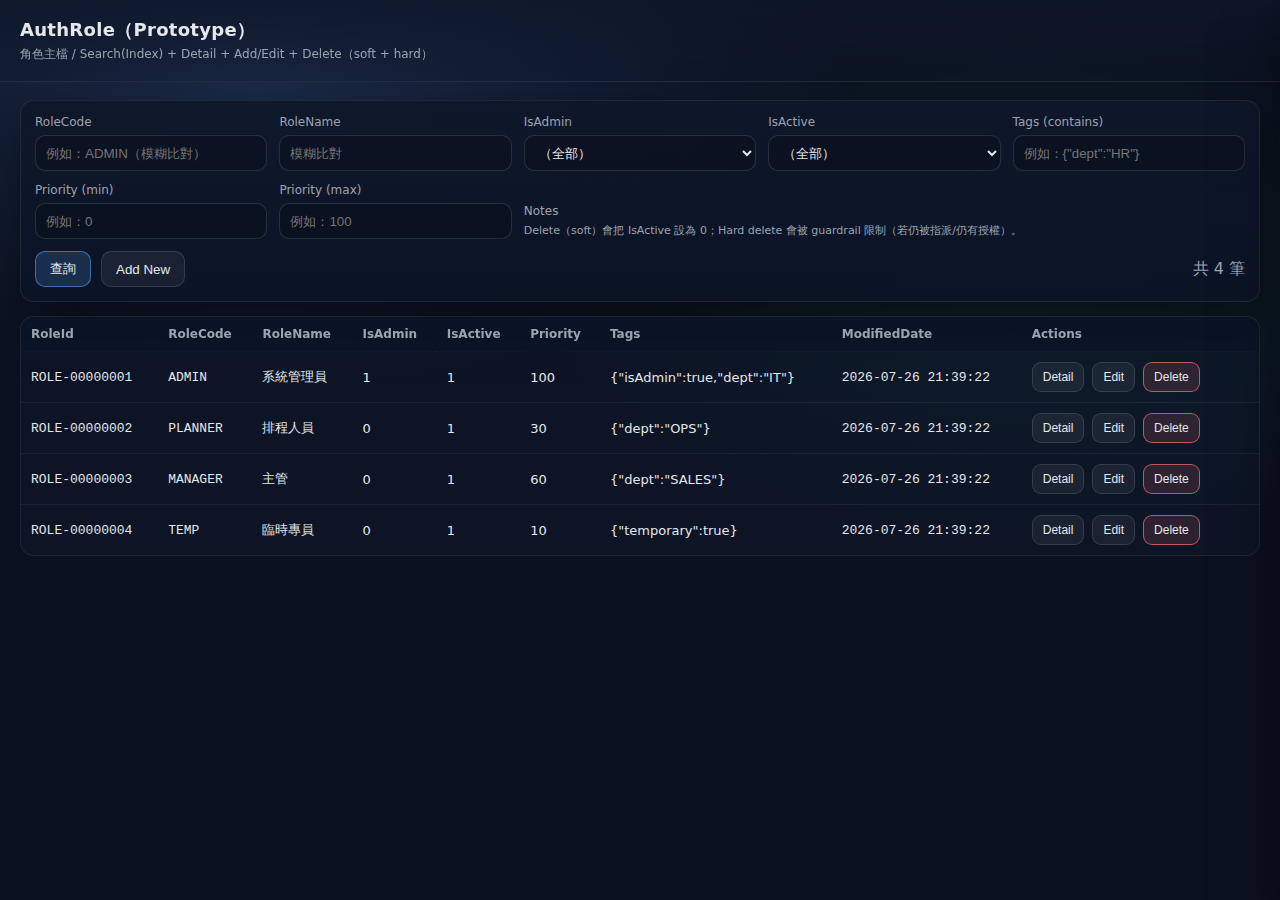
<file: Work/Auth/08-Prototype/file/AuthRole/index.html>
<!doctype html>
<html lang="zh-Hant">
<head>
  <meta charset="utf-8" />
  <meta name="viewport" content="width=device-width, initial-scale=1" />
  <title>AuthRole – Prototype</title>
  <link rel="stylesheet" href="./styles.css" />
</head>
<body>
  <div class="app" id="app">
    <header class="topbar">
      <div class="topbar__title">
        <h1>AuthRole（Prototype）</h1>
        <p class="muted">角色主檔 / Search(Index) + Detail + Add/Edit + Delete（soft + hard）</p>
      </div>
    </header>

    <main class="main">
      <section class="panel">
        <form class="form" id="queryForm" autocomplete="off">
          <div class="form__row">
            <label class="field">
              <span class="field__label">RoleCode</span>
              <input class="field__input" id="qRoleCode" name="roleCode" placeholder="例如：ADMIN（模糊比對）" />
            </label>

            <label class="field">
              <span class="field__label">RoleName</span>
              <input class="field__input" id="qRoleName" name="roleName" placeholder="模糊比對" />
            </label>

            <label class="field">
              <span class="field__label">IsAdmin</span>
              <select class="field__input" id="qIsAdmin" name="isAdmin">
                <option value="">（全部）</option>
                <option value="1">Admin</option>
                <option value="0">Non-Admin</option>
              </select>
            </label>

            <label class="field">
              <span class="field__label">IsActive</span>
              <select class="field__input" id="qIsActive" name="isActive">
                <option value="">（全部）</option>
                <option value="1">Active</option>
                <option value="0">Inactive</option>
              </select>
            </label>

            <label class="field">
              <span class="field__label">Tags (contains)</span>
              <input class="field__input" id="qTags" name="tags" placeholder='例如：{"dept":"HR"}' />
            </label>
          </div>

          <div class="form__row form__row--2">
            <label class="field">
              <span class="field__label">Priority (min)</span>
              <input class="field__input" id="qPriorityMin" name="priorityMin" type="number" step="1" placeholder="例如：0" />
            </label>

            <label class="field">
              <span class="field__label">Priority (max)</span>
              <input class="field__input" id="qPriorityMax" name="priorityMax" type="number" step="1" placeholder="例如：100" />
            </label>

            <div class="field" style="grid-column: span 3;">
              <span class="field__label">Notes</span>
              <div class="field__hint">Delete（soft）會把 IsActive 設為 0；Hard delete 會被 guardrail 限制（若仍被指派/仍有授權）。</div>
            </div>
          </div>

          <div class="form__actions">
            <button class="btn" type="submit">查詢</button>
            <button class="btn btn--ghost" type="button" id="btnAddNew">Add New</button>
            <div class="spacer"></div>
            <div class="muted" id="resultMeta"></div>
          </div>

          <div class="notice" id="notice" aria-live="polite" hidden></div>
        </form>

        <div class="tableWrap" role="region" aria-label="AuthRole search result">
          <table class="table" id="resultTable">
            <thead>
              <tr>
                <th>RoleId</th>
                <th>RoleCode</th>
                <th>RoleName</th>
                <th>IsAdmin</th>
                <th>IsActive</th>
                <th>Priority</th>
                <th>Tags</th>
                <th>ModifiedDate</th>
                <th style="min-width: 210px;">Actions</th>
              </tr>
            </thead>
            <tbody id="resultTbody"></tbody>
          </table>
        </div>
      </section>

      <aside class="drawer" id="drawer" aria-hidden="true">
        <div class="drawer__overlay" id="drawerOverlay"></div>
        <div class="drawer__panel" role="dialog" aria-modal="true" aria-label="AuthRole detail/edit">
          <div class="drawer__header">
            <div>
              <div class="drawer__title" id="drawerTitle">AuthRole</div>
              <div class="drawer__subtitle muted" id="drawerSubTitle"></div>
            </div>
            <button class="iconBtn" id="drawerClose" aria-label="Close">×</button>
          </div>

          <div class="drawer__body">
            <form id="editForm" class="editForm" autocomplete="off">
              <div class="section">
                <div class="section__title">Identity</div>
                <div class="grid2">
                  <label class="field">
                    <span class="field__label">RoleId (PK)</span>
                    <input class="field__input mono" id="fRoleId" name="roleId" disabled />
                    <span class="field__hint">實體 PK；prototype 自動生成</span>
                  </label>

                  <label class="field">
                    <span class="field__label">RoleCode (UNIQUE)</span>
                    <input class="field__input mono" id="fRoleCode" name="roleCode" placeholder="例如：ADMIN" />
                    <span class="field__hint">程式碼判斷依據；被指派/授權引用後不建議變更</span>
                  </label>

                  <label class="field">
                    <span class="field__label">RoleName</span>
                    <input class="field__input" id="fRoleName" name="roleName" />
                  </label>

                  <label class="field">
                    <span class="field__label">Priority</span>
                    <input class="field__input" id="fPriority" name="priority" type="number" step="1" />
                    <span class="field__hint">衝突解析：Deny 仍最高；若需挑選 Allow，才以 Priority 輔助</span>
                  </label>
                </div>
              </div>

              <div class="section">
                <div class="section__title">Flags</div>
                <div class="grid2">
                  <label class="field">
                    <span class="field__label">IsAdmin</span>
                    <select class="field__input" id="fIsAdmin" name="isAdmin">
                      <option value="1">1 (Admin)</option>
                      <option value="0">0 (Non-Admin)</option>
                    </select>
                    <span class="field__hint" id="adminHint">IsAdmin 異動屬高風險事件；正式系統應記錄原因與安全日誌</span>
                  </label>

                  <label class="field">
                    <span class="field__label">IsActive</span>
                    <select class="field__input" id="fIsActive" name="isActive">
                      <option value="1">1 (Active)</option>
                      <option value="0">0 (Inactive)</option>
                    </select>
                    <span class="field__hint">停用後，該角色下所有使用者將失去相關授權（需清權限快取）</span>
                  </label>
                </div>
              </div>

              <div class="section">
                <div class="section__title">Description</div>
                <textarea class="textarea" id="fRoleDesc" name="roleDesc" rows="3" placeholder="角色詳細描述"></textarea>
              </div>

              <div class="section">
                <div class="section__title">Tags (JSON)</div>
                <textarea class="textarea" id="fTags" name="tags" rows="5" placeholder='例如：{"dept":"HR","note":"temporary"}'></textarea>
                <div class="muted" id="tagsState"></div>
              </div>

              <div class="section">
                <div class="section__title">References</div>
                <div class="kv">
                  <div class="kv__row"><span class="muted">Assigned principals</span><span id="refAssignments" class="mono"></span></div>
                  <div class="kv__row"><span class="muted">Grants</span><span id="refGrants" class="mono"></span></div>
                </div>
                <div class="muted section__desc">Hard delete 需先確保沒有任何指派/授權參照，避免資料污染與大規模鎖表風險。</div>
              </div>

              <div class="section">
                <div class="section__title">Audit</div>
                <div class="grid2">
                  <label class="field">
                    <span class="field__label">CreatedBy</span>
                    <input class="field__input" id="fCreatedBy" name="createdBy" disabled />
                  </label>
                  <label class="field">
                    <span class="field__label">CreatedDate</span>
                    <input class="field__input" id="fCreatedDate" name="createdDate" disabled />
                  </label>
                  <label class="field">
                    <span class="field__label">ModifiedBy</span>
                    <input class="field__input" id="fModifiedBy" name="modifiedBy" disabled />
                  </label>
                  <label class="field">
                    <span class="field__label">ModifiedDate</span>
                    <input class="field__input" id="fModifiedDate" name="modifiedDate" disabled />
                  </label>
                  <label class="field">
                    <span class="field__label">RowVersion</span>
                    <input class="field__input" id="fRowVersion" name="rowVersion" disabled />
                  </label>
                </div>
              </div>

              <div class="notice notice--error" id="formError" hidden></div>
            </form>
          </div>

          <div class="drawer__footer" id="drawerFooter"></div>
        </div>
      </aside>
    </main>
  </div>

  <script src="./app.js"></script>
</body>
</html>
</file>
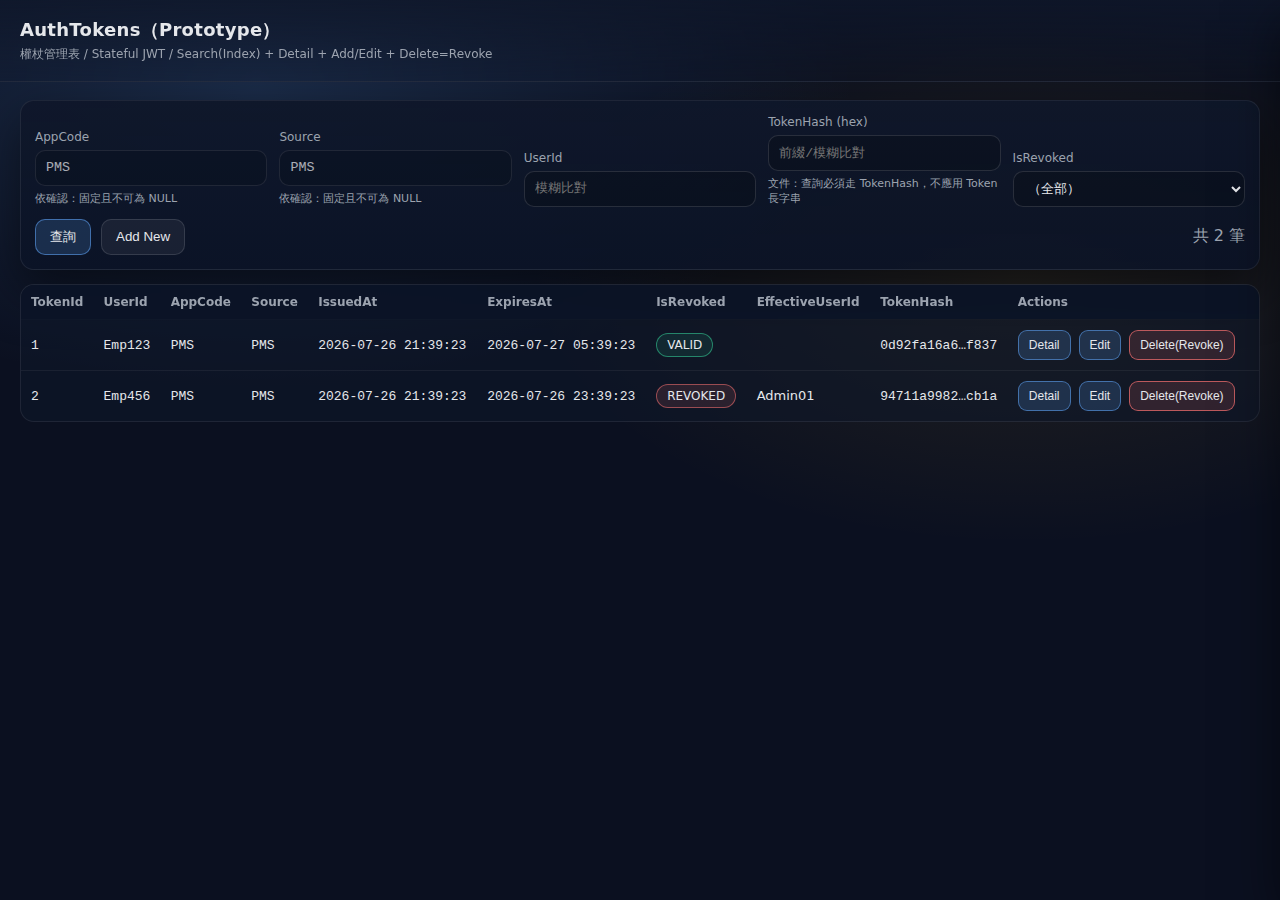
<file: Work/Auth/08-Prototype/file/AuthTokens/index.html>
<!doctype html>
<html lang="zh-Hant">
<head>
  <meta charset="utf-8" />
  <meta name="viewport" content="width=device-width, initial-scale=1" />
  <title>AuthTokens – Prototype</title>
  <link rel="stylesheet" href="./styles.css" />
</head>

<body>
  <div class="app" id="app">
    <header class="topbar">
      <div class="topbar__title">
        <h1>AuthTokens（Prototype）</h1>
        <p class="muted">權杖管理表 / Stateful JWT / Search(Index) + Detail + Add/Edit + Delete=Revoke</p>
      </div>
    </header>

    <main class="main">
      <section class="panel">
        <form class="form" id="queryForm" autocomplete="off">
          <div class="form__row">
            <label class="field">
              <span class="field__label">AppCode</span>
              <input class="field__input mono" id="qAppCode" disabled />
              <span class="field__hint">依確認：固定且不可為 NULL</span>
            </label>

            <label class="field">
              <span class="field__label">Source</span>
              <input class="field__input mono" id="qSource" disabled />
              <span class="field__hint">依確認：固定且不可為 NULL</span>
            </label>

            <label class="field">
              <span class="field__label">UserId</span>
              <input class="field__input mono" id="qUserId" placeholder="模糊比對" />
            </label>

            <label class="field">
              <span class="field__label">TokenHash (hex)</span>
              <input class="field__input mono" id="qTokenHash" placeholder="前綴/模糊比對" />
              <span class="field__hint">文件：查詢必須走 TokenHash，不應用 Token 長字串</span>
            </label>

            <label class="field">
              <span class="field__label">IsRevoked</span>
              <select class="field__input" id="qIsRevoked">
                <option value="">（全部）</option>
                <option value="0">0 (Valid)</option>
                <option value="1">1 (Revoked)</option>
              </select>
            </label>
          </div>

          <div class="form__actions">
            <button class="btn" type="submit">查詢</button>
            <button class="btn btn--ghost" type="button" id="btnAddNew">Add New</button>
            <div class="spacer"></div>
            <div class="muted" id="resultMeta"></div>
          </div>

          <div class="notice" id="notice" aria-live="polite" hidden></div>
        </form>

        <div class="tableWrap" role="region" aria-label="AuthTokens search result">
          <table class="table" id="resultTable">
            <thead>
              <tr>
                <th>TokenId</th>
                <th>UserId</th>
                <th>AppCode</th>
                <th>Source</th>
                <th>IssuedAt</th>
                <th>ExpiresAt</th>
                <th>IsRevoked</th>
                <th>EffectiveUserId</th>
                <th>TokenHash</th>
                <th style="min-width: 250px;">Actions</th>
              </tr>
            </thead>
            <tbody id="resultTbody"></tbody>
          </table>
        </div>
      </section>

      <aside class="drawer" id="drawer" aria-hidden="true">
        <div class="drawer__overlay" id="drawerOverlay"></div>
        <div class="drawer__panel" role="dialog" aria-modal="true" aria-label="AuthTokens detail/edit">
          <div class="drawer__header">
            <div>
              <div class="drawer__title" id="drawerTitle">AuthTokens</div>
              <div class="drawer__subtitle muted" id="drawerSubTitle"></div>
            </div>
            <button class="iconBtn" id="drawerClose" aria-label="Close">×</button>
          </div>

          <div class="drawer__body">
            <form id="editForm" class="editForm" autocomplete="off">
              <div class="section">
                <div class="section__title">Identity</div>
                <div class="grid2">
                  <label class="field">
                    <span class="field__label">TokenId</span>
                    <input class="field__input mono" id="fTokenId" disabled />
                    <span class="field__hint">IDENTITY；Add 時由系統產生</span>
                  </label>

                  <label class="field">
                    <span class="field__label">UserId</span>
                    <select class="field__input mono" id="fUserId"></select>
                    <span class="field__hint">FK → AuthPrincipalUser.UserId（Edit 時鎖定）</span>
                  </label>
                </div>
              </div>

              <div class="section">
                <div class="section__title">Context</div>
                <div class="grid2">
                  <label class="field">
                    <span class="field__label">AppCode</span>
                    <input class="field__input mono" id="fAppCode" disabled />
                  </label>
                  <label class="field">
                    <span class="field__label">Source</span>
                    <input class="field__input mono" id="fSource" disabled />
                  </label>
                  <label class="field">
                    <span class="field__label">EffectiveUserId（Impersonation）</span>
                    <input class="field__input mono" id="fEffectiveUserId" placeholder="可空" />
                    <span class="field__hint">代理登入：此欄記錄實際操作者（責任歸屬）</span>
                  </label>
                </div>
              </div>

              <div class="section">
                <div class="section__title">Token / Hash</div>
                <label class="field">
                  <span class="field__label">Token（僅供稽核/除錯，不作查詢）</span>
                  <textarea class="field__textarea mono" id="fToken" rows="5" placeholder="JWT string ..."></textarea>
                  <span class="field__hint">文件：禁止用 Token 長字串做 WHERE；只能走 TokenHash</span>
                </label>
                <div class="grid2">
                  <label class="field">
                    <span class="field__label">TokenHash (hex, 64 chars)</span>
                    <input class="field__input mono" id="fTokenHash" disabled />
                    <span class="field__hint">依你確認：新增時由 Token 自動計算</span>
                  </label>
                  <div class="field">
                    <span class="field__label">Hash Note</span>
                    <div class="field__hint">若瀏覽器不支援 WebCrypto，prototype 會用「可重現的假雜湊」代替（spec 會註記）。</div>
                  </div>
                </div>
              </div>

              <div class="section">
                <div class="section__title">Lifecycle</div>
                <div class="grid2">
                  <label class="field">
                    <span class="field__label">IssuedAt</span>
                    <input class="field__input mono" id="fIssuedAt" disabled />
                  </label>
                  <label class="field">
                    <span class="field__label">ExpiresAt</span>
                    <input class="field__input" id="fExpiresAt" type="datetime-local" />
                    <span class="field__hint">文件約束：ExpiresAt 必須 > IssuedAt</span>
                  </label>
                  <label class="field">
                    <span class="field__label">IsRevoked</span>
                    <select class="field__input" id="fIsRevoked">
                      <option value="0">0 (Valid)</option>
                      <option value="1">1 (Revoked)</option>
                    </select>
                    <span class="field__hint">Delete 按鈕會直接設為 Revoked（不可復原）</span>
                  </label>
                </div>
              </div>

              <div class="section">
                <div class="section__title">Audit</div>
                <div class="grid2">
                  <label class="field">
                    <span class="field__label">CreatedBy</span>
                    <input class="field__input" id="fCreatedBy" disabled />
                  </label>
                  <label class="field">
                    <span class="field__label">CreatedDate</span>
                    <input class="field__input" id="fCreatedDate" disabled />
                  </label>
                  <label class="field">
                    <span class="field__label">ModifiedBy</span>
                    <input class="field__input" id="fModifiedBy" disabled />
                  </label>
                  <label class="field">
                    <span class="field__label">ModifiedDate</span>
                    <input class="field__input" id="fModifiedDate" disabled />
                  </label>
                  <label class="field">
                    <span class="field__label">RowVersion</span>
                    <input class="field__input" id="fRowVersion" disabled />
                  </label>
                </div>
              </div>

              <div class="notice notice--error" id="formError" hidden></div>
            </form>
          </div>

          <div class="drawer__footer" id="drawerFooter"></div>
        </div>
      </aside>
    </main>
  </div>

  <script src="./app.js"></script>
</body>
</html>
</file>
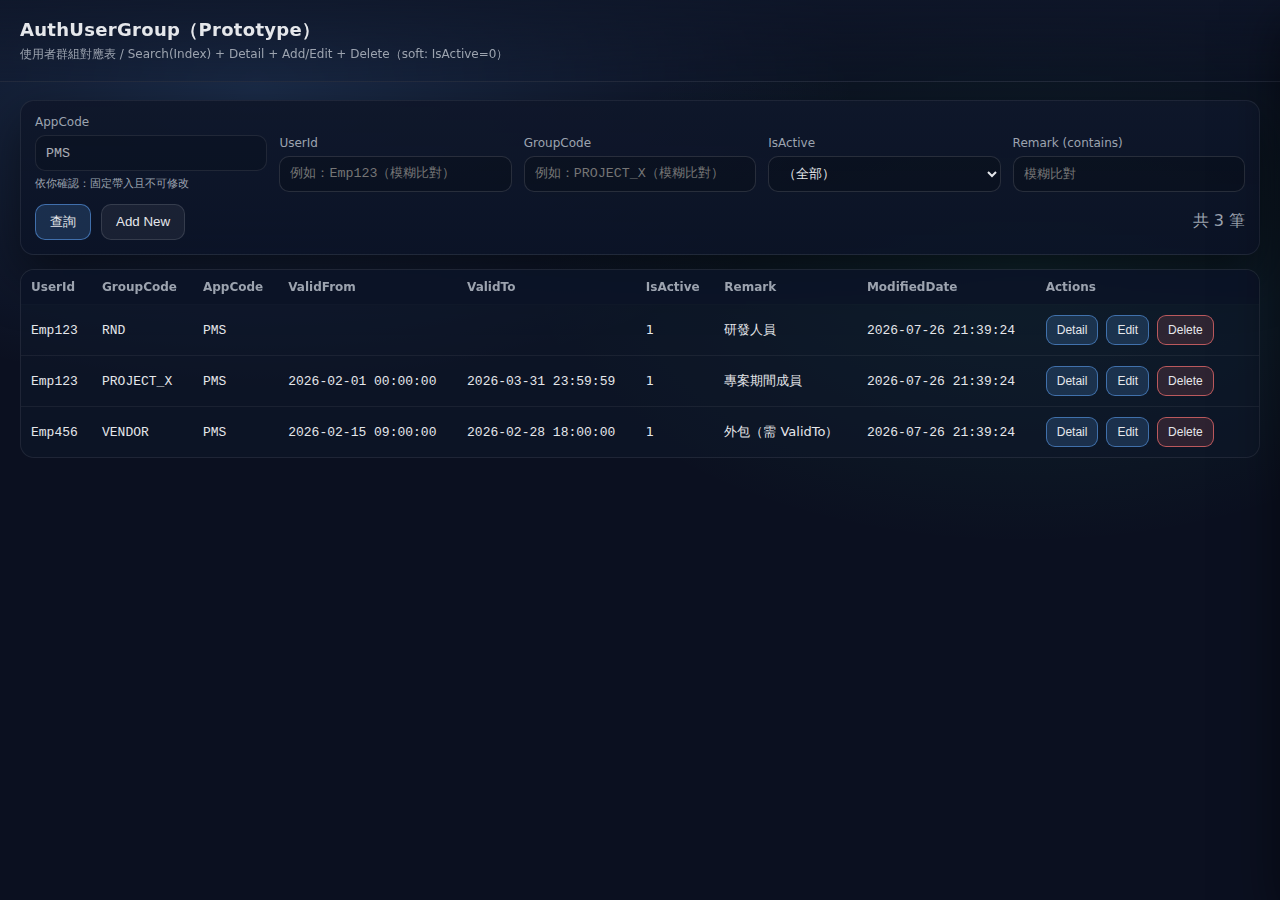
<file: Work/Auth/08-Prototype/file/AuthUserGroup/index.html>
<!doctype html>
<html lang="zh-Hant">
<head>
  <meta charset="utf-8" />
  <meta name="viewport" content="width=device-width, initial-scale=1" />
  <title>AuthUserGroup – Prototype</title>
  <link rel="stylesheet" href="./styles.css" />
</head>

<body>
  <div class="app" id="app">
    <header class="topbar">
      <div class="topbar__title">
        <h1>AuthUserGroup（Prototype）</h1>
        <p class="muted">使用者群組對應表 / Search(Index) + Detail + Add/Edit + Delete（soft: IsActive=0）</p>
      </div>
    </header>

    <main class="main">
      <section class="panel">
        <form class="form" id="queryForm" autocomplete="off">
          <div class="form__row">
            <label class="field">
              <span class="field__label">AppCode</span>
              <input class="field__input mono" id="qAppCode" name="appCode" disabled />
              <span class="field__hint">依你確認：固定帶入且不可修改</span>
            </label>

            <label class="field">
              <span class="field__label">UserId</span>
              <input class="field__input mono" id="qUserId" name="userId" placeholder="例如：Emp123（模糊比對）" />
            </label>

            <label class="field">
              <span class="field__label">GroupCode</span>
              <input class="field__input mono" id="qGroupCode" name="groupCode" placeholder="例如：PROJECT_X（模糊比對）" />
            </label>

            <label class="field">
              <span class="field__label">IsActive</span>
              <select class="field__input" id="qIsActive" name="isActive">
                <option value="">（全部）</option>
                <option value="1">Active</option>
                <option value="0">Inactive</option>
              </select>
            </label>

            <label class="field">
              <span class="field__label">Remark (contains)</span>
              <input class="field__input" id="qRemark" name="remark" placeholder="模糊比對" />
            </label>
          </div>

          <div class="form__actions">
            <button class="btn" type="submit">查詢</button>
            <button class="btn btn--ghost" type="button" id="btnAddNew">Add New</button>
            <div class="spacer"></div>
            <div class="muted" id="resultMeta"></div>
          </div>

          <div class="notice" id="notice" aria-live="polite" hidden></div>
        </form>

        <div class="tableWrap" role="region" aria-label="AuthUserGroup search result">
          <table class="table" id="resultTable">
            <thead>
              <tr>
                <th>UserId</th>
                <th>GroupCode</th>
                <th>AppCode</th>
                <th>ValidFrom</th>
                <th>ValidTo</th>
                <th>IsActive</th>
                <th>Remark</th>
                <th>ModifiedDate</th>
                <th style="min-width: 210px;">Actions</th>
              </tr>
            </thead>
            <tbody id="resultTbody"></tbody>
          </table>
        </div>
      </section>

      <aside class="drawer" id="drawer" aria-hidden="true">
        <div class="drawer__overlay" id="drawerOverlay"></div>
        <div class="drawer__panel" role="dialog" aria-modal="true" aria-label="AuthUserGroup detail/edit">
          <div class="drawer__header">
            <div>
              <div class="drawer__title" id="drawerTitle">AuthUserGroup</div>
              <div class="drawer__subtitle muted" id="drawerSubTitle"></div>
            </div>
            <button class="iconBtn" id="drawerClose" aria-label="Close">×</button>
          </div>

          <div class="drawer__body">
            <form id="editForm" class="editForm" autocomplete="off">
              <div class="section">
                <div class="section__title">Composite Key (PK)</div>
                <div class="grid2">
                  <label class="field">
                    <span class="field__label">UserId (PK)</span>
                    <select class="field__input mono" id="fUserId" name="userId"></select>
                    <span class="field__hint">FK → AuthPrincipalUser.UserId；Edit 時鎖定不可改</span>
                  </label>

                  <label class="field">
                    <span class="field__label">GroupCode (PK)</span>
                    <select class="field__input mono" id="fGroupCode" name="groupCode"></select>
                    <span class="field__hint">FK → AuthPrincipalGroup.GroupCode；Edit 時鎖定不可改</span>
                  </label>
                </div>
              </div>

              <div class="section">
                <div class="section__title">Scope & Temporal</div>
                <div class="grid2">
                  <label class="field">
                    <span class="field__label">AppCode</span>
                    <input class="field__input mono" id="fAppCode" name="appCode" disabled />
                    <span class="field__hint">依你確認：prototype 固定 AppCode</span>
                  </label>

                  <div class="field">
                    <span class="field__label">Cache Note</span>
                    <div class="field__hint">文件：人組異動需立即 Purge 使用者 Redis 權限快取（prototype 僅提示）。</div>
                  </div>

                  <label class="field">
                    <span class="field__label">ValidFrom</span>
                    <input class="field__input" id="fValidFrom" name="validFrom" type="datetime-local" />
                    <span class="field__hint">可空；若填需 <= ValidTo</span>
                  </label>

                  <label class="field">
                    <span class="field__label">ValidTo</span>
                    <input class="field__input" id="fValidTo" name="validTo" type="datetime-local" />
                    <span class="field__hint">可空；外包/臨時人員建議必填</span>
                  </label>
                </div>
              </div>

              <div class="section">
                <div class="section__title">Flags & Remark</div>
                <div class="grid2">
                  <label class="field">
                    <span class="field__label">IsActive</span>
                    <select class="field__input" id="fIsActive" name="isActive">
                      <option value="1">1 (Active)</option>
                      <option value="0">0 (Inactive)</option>
                    </select>
                    <span class="field__hint">Delete(soft) 會將 IsActive 設為 0</span>
                  </label>

                  <label class="field">
                    <span class="field__label">Remark</span>
                    <input class="field__input" id="fRemark" name="remark" placeholder="加入原因/稽核備註" />
                  </label>
                </div>
              </div>

              <div class="section">
                <div class="section__title">Audit</div>
                <div class="grid2">
                  <label class="field">
                    <span class="field__label">CreatedBy</span>
                    <input class="field__input" id="fCreatedBy" name="createdBy" disabled />
                  </label>
                  <label class="field">
                    <span class="field__label">CreatedDate</span>
                    <input class="field__input" id="fCreatedDate" name="createdDate" disabled />
                  </label>
                  <label class="field">
                    <span class="field__label">ModifiedBy</span>
                    <input class="field__input" id="fModifiedBy" name="modifiedBy" disabled />
                  </label>
                  <label class="field">
                    <span class="field__label">ModifiedDate</span>
                    <input class="field__input" id="fModifiedDate" name="modifiedDate" disabled />
                  </label>
                  <label class="field">
                    <span class="field__label">RowVersion</span>
                    <input class="field__input" id="fRowVersion" name="rowVersion" disabled />
                  </label>
                </div>
              </div>

              <div class="notice notice--error" id="formError" hidden></div>
            </form>
          </div>

          <div class="drawer__footer" id="drawerFooter"></div>
        </div>
      </aside>
    </main>
  </div>

  <script src="./app.js"></script>
</body>
</html>
</file>
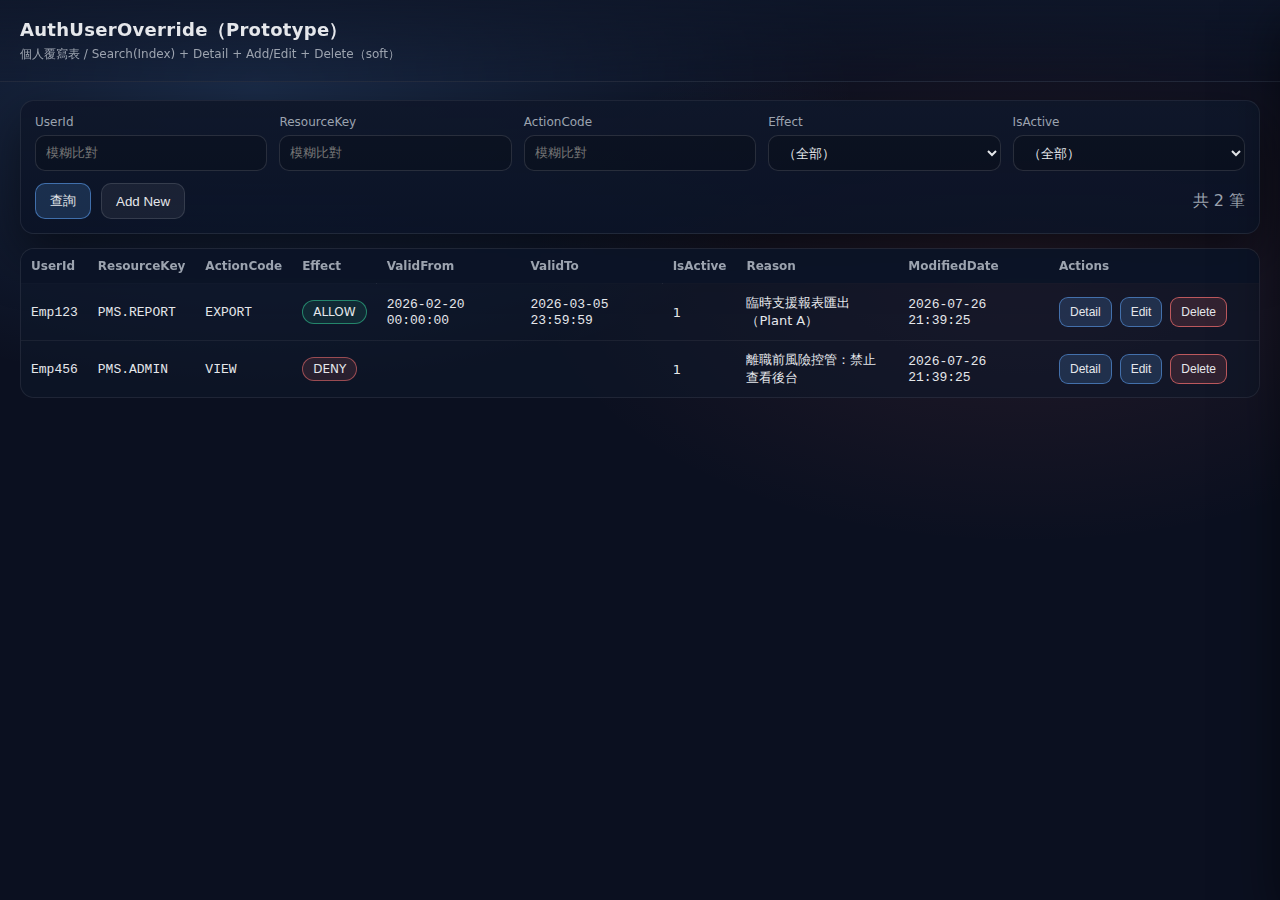
<file: Work/Auth/08-Prototype/file/AuthUserOverride/index.html>
<!doctype html>
<html lang="zh-Hant">
<head>
  <meta charset="utf-8" />
  <meta name="viewport" content="width=device-width, initial-scale=1" />
  <title>AuthUserOverride – Prototype</title>
  <link rel="stylesheet" href="./styles.css" />
</head>

<body>
  <div class="app" id="app">
    <header class="topbar">
      <div class="topbar__title">
        <h1>AuthUserOverride（Prototype）</h1>
        <p class="muted">個人覆寫表 / Search(Index) + Detail + Add/Edit + Delete（soft）</p>
      </div>
    </header>

    <main class="main">
      <section class="panel">
        <form class="form" id="queryForm" autocomplete="off">
          <div class="form__row">
            <label class="field">
              <span class="field__label">UserId</span>
              <input class="field__input mono" id="qUserId" name="userId" placeholder="模糊比對" />
            </label>

            <label class="field">
              <span class="field__label">ResourceKey</span>
              <input class="field__input mono" id="qResourceKey" name="resourceKey" placeholder="模糊比對" />
            </label>

            <label class="field">
              <span class="field__label">ActionCode</span>
              <input class="field__input mono" id="qActionCode" name="actionCode" placeholder="模糊比對" />
            </label>

            <label class="field">
              <span class="field__label">Effect</span>
              <select class="field__input" id="qEffect" name="effect">
                <option value="">（全部）</option>
                <option value="1">ALLOW</option>
                <option value="0">DENY</option>
              </select>
            </label>

            <label class="field">
              <span class="field__label">IsActive</span>
              <select class="field__input" id="qIsActive" name="isActive">
                <option value="">（全部）</option>
                <option value="1">Active</option>
                <option value="0">Inactive</option>
              </select>
            </label>
          </div>

          <div class="form__actions">
            <button class="btn" type="submit">查詢</button>
            <button class="btn btn--ghost" type="button" id="btnAddNew">Add New</button>
            <div class="spacer"></div>
            <div class="muted" id="resultMeta"></div>
          </div>

          <div class="notice" id="notice" aria-live="polite" hidden></div>
        </form>

        <div class="tableWrap" role="region" aria-label="AuthUserOverride search result">
          <table class="table" id="resultTable">
            <thead>
              <tr>
                <th>UserId</th>
                <th>ResourceKey</th>
                <th>ActionCode</th>
                <th>Effect</th>
                <th>ValidFrom</th>
                <th>ValidTo</th>
                <th>IsActive</th>
                <th>Reason</th>
                <th>ModifiedDate</th>
                <th style="min-width: 210px;">Actions</th>
              </tr>
            </thead>
            <tbody id="resultTbody"></tbody>
          </table>
        </div>
      </section>

      <aside class="drawer" id="drawer" aria-hidden="true">
        <div class="drawer__overlay" id="drawerOverlay"></div>
        <div class="drawer__panel" role="dialog" aria-modal="true" aria-label="AuthUserOverride detail/edit">
          <div class="drawer__header">
            <div>
              <div class="drawer__title" id="drawerTitle">AuthUserOverride</div>
              <div class="drawer__subtitle muted" id="drawerSubTitle"></div>
            </div>
            <button class="iconBtn" id="drawerClose" aria-label="Close">×</button>
          </div>

          <div class="drawer__body">
            <form id="editForm" class="editForm" autocomplete="off">
              <div class="section">
                <div class="section__title">Composite Key (PK)</div>
                <div class="grid2">
                  <label class="field">
                    <span class="field__label">UserId (PK)</span>
                    <select class="field__input mono" id="fUserId" name="userId"></select>
                    <span class="field__hint">FK → AuthPrincipalUser.UserId；Edit 時鎖定不可改</span>
                  </label>

                  <label class="field">
                    <span class="field__label">ResourceKey (PK)</span>
                    <select class="field__input mono" id="fResourceKey" name="resourceKey"></select>
                    <span class="field__hint">FK → AuthResource.ResourceKey；Edit 時鎖定不可改</span>
                  </label>

                  <label class="field">
                    <span class="field__label">ActionCode (PK)</span>
                    <select class="field__input mono" id="fActionCode" name="actionCode"></select>
                    <span class="field__hint">FK → AuthAction.ActionCode；Edit 時鎖定不可改</span>
                  </label>
                </div>
              </div>

              <div class="section">
                <div class="section__title">Effect & Condition</div>
                <div class="grid2">
                  <label class="field">
                    <span class="field__label">Effect</span>
                    <select class="field__input" id="fEffect" name="effect">
                      <option value="1">1 (ALLOW)</option>
                      <option value="0">0 (DENY)</option>
                    </select>
                    <span class="field__hint">優先級高於 Role；DENY 命中可 fast-fail</span>
                  </label>

                  <label class="field">
                    <span class="field__label">IsActive</span>
                    <select class="field__input" id="fIsActive" name="isActive">
                      <option value="1">1 (Active)</option>
                      <option value="0">0 (Inactive)</option>
                    </select>
                    <span class="field__hint">Delete(soft) 會將 IsActive 設為 0</span>
                  </label>
                </div>

                <label class="field">
                  <span class="field__label">ConditionJson（ABAC, optional）</span>
                  <textarea class="field__textarea mono" id="fConditionJson" name="conditionJson" rows="7" placeholder='例如：{"Plant":"A"}'></textarea>
                  <span class="field__hint">依你確認：儲存時會做 JSON 格式檢查（可空，但不可是無效 JSON）</span>
                </label>
              </div>

              <div class="section">
                <div class="section__title">Temporal</div>
                <div class="grid2">
                  <label class="field">
                    <span class="field__label">ValidFrom</span>
                    <input class="field__input" id="fValidFrom" name="validFrom" type="datetime-local" />
                    <span class="field__hint">可空；若填需 <= ValidTo</span>
                  </label>

                  <label class="field">
                    <span class="field__label">ValidTo</span>
                    <input class="field__input" id="fValidTo" name="validTo" type="datetime-local" />
                    <span class="field__hint">可空；建議臨時授權要填</span>
                  </label>
                </div>
              </div>

              <div class="section">
                <div class="section__title">Reason（必填）</div>
                <label class="field">
                  <span class="field__label">Reason</span>
                  <input class="field__input" id="fReason" name="reason" placeholder="例如：CEO 特批 / 離職前風險控管" />
                  <span class="field__hint">文件 guardrail：原因必填，避免三個月後無法稽核</span>
                </label>
              </div>

              <div class="section">
                <div class="section__title">Audit</div>
                <div class="grid2">
                  <label class="field">
                    <span class="field__label">CreatedBy</span>
                    <input class="field__input" id="fCreatedBy" name="createdBy" disabled />
                  </label>
                  <label class="field">
                    <span class="field__label">CreatedDate</span>
                    <input class="field__input" id="fCreatedDate" name="createdDate" disabled />
                  </label>
                  <label class="field">
                    <span class="field__label">ModifiedBy</span>
                    <input class="field__input" id="fModifiedBy" name="modifiedBy" disabled />
                  </label>
                  <label class="field">
                    <span class="field__label">ModifiedDate</span>
                    <input class="field__input" id="fModifiedDate" name="modifiedDate" disabled />
                  </label>
                  <label class="field">
                    <span class="field__label">RowVersion</span>
                    <input class="field__input" id="fRowVersion" name="rowVersion" disabled />
                  </label>
                </div>
              </div>

              <div class="notice notice--error" id="formError" hidden></div>
            </form>
          </div>

          <div class="drawer__footer" id="drawerFooter"></div>
        </div>
      </aside>
    </main>
  </div>

  <script src="./app.js"></script>
</body>
</html>
</file>
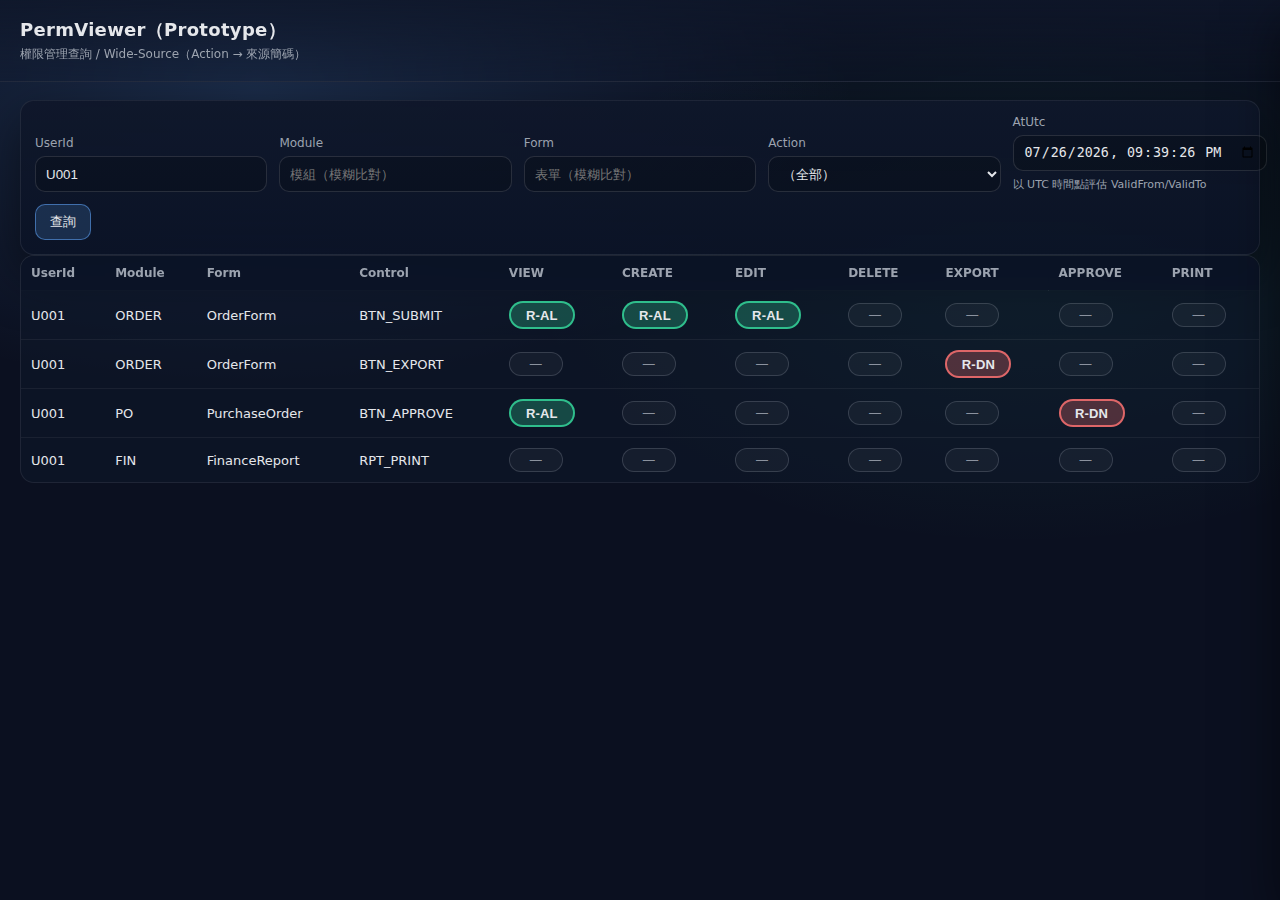
<file: Work/Auth/08-Prototype/file/PermViewer/index.html>
<!doctype html>
<html lang="zh-Hant">
<head>
  <meta charset="utf-8" />
  <meta name="viewport" content="width=device-width, initial-scale=1" />
  <title>PermViewer – 權限管理查詢 Prototype</title>
  <link rel="stylesheet" href="./styles.css" />
</head>
<body>
  <div class="app" id="app">
    <header class="topbar">
      <div class="topbar__title">
        <h1>PermViewer（Prototype）</h1>
        <p class="muted">權限管理查詢 / Wide-Source（Action → 來源簡碼）</p>
      </div>
    </header>

    <main class="main">
      <section class="panel">
        <form class="form" id="queryForm" autocomplete="off">
          <div class="form__row">
            <label class="field">
              <span class="field__label">UserId</span>
              <input class="field__input" name="userId" id="qUserId" placeholder="例如: U001" />
            </label>

            <label class="field">
              <span class="field__label">Module</span>
              <input class="field__input" name="module" id="qModule" placeholder="模組（模糊比對）" />
            </label>

            <label class="field">
              <span class="field__label">Form</span>
              <input class="field__input" name="form" id="qForm" placeholder="表單（模糊比對）" />
            </label>

            <label class="field">
              <span class="field__label">Action</span>
              <select class="field__input" name="action" id="qAction">
                <option value="">（全部）</option>
              </select>
            </label>

            <label class="field">
              <span class="field__label">AtUtc</span>
              <input class="field__input" name="atUtc" id="qAtUtc" type="datetime-local" step="1" />
              <span class="field__hint">以 UTC 時間點評估 ValidFrom/ValidTo</span>
            </label>
          </div>

          <div class="form__actions">
            <button class="btn" type="submit">查詢</button>
          </div>
        </form>

        <div class="tableWrap" role="region" aria-label="Permission viewer result">
          <table class="table" id="resultTable">
            <thead id="resultThead"></thead>
            <tbody id="resultTbody"></tbody>
          </table>
        </div>
      </section>

      <aside class="drawer" id="drawer" aria-hidden="true">
        <div class="drawer__overlay" id="drawerOverlay"></div>
        <div class="drawer__panel" role="dialog" aria-modal="true" aria-label="Edit override">
          <div class="drawer__header">
            <div>
              <div class="drawer__title" id="drawerTitle">編輯覆寫權限</div>
              <div class="drawer__subtitle muted" id="drawerSubTitle"></div>
            </div>
            <button class="iconBtn" id="drawerClose" aria-label="Close">×</button>
          </div>

          <div class="drawer__body">
            <div class="kv" id="drawerKv"></div>

            <div class="section">
              <div class="section__title">Override（個人覆寫）</div>
              <div class="muted section__desc">兩個都不勾選代表「不設定 override」（相當於 AuthUserOverride 沒有設定）。</div>

              <div class="checks" id="flagChecks">
                <label class="check">
                  <input type="checkbox" id="chkAllow" />
                  <span>Allow</span>
                </label>
                <label class="check">
                  <input type="checkbox" id="chkDeny" />
                  <span>Deny</span>
                </label>
              </div>
              <div class="muted" id="flagState"></div>
            </div>

            <div class="section">
              <div class="section__title">Remark / Reason</div>
              <textarea class="textarea" id="txtRemark" rows="4" placeholder="例如：稽核暫時封鎖 / 特批放行"></textarea>
            </div>
          </div>

          <div class="drawer__footer">
            <button class="btn btn--ghost" id="btnDrawerCancel">取消</button>
            <button class="btn" id="btnDrawerSave">儲存</button>
          </div>
        </div>
      </aside>
    </main>
  </div>

  <script src="./app.js"></script>
</body>
</html>
</file>
<file: Work/Auth/08-Prototype/file/AuthAction/styles.css>
:root {
  --bg: #0b1020;
  --panel: #0f172a;
  --panel2: #0b1326;
  --text: #e5e7eb;
  --muted: #9ca3af;
  --border: rgba(255,255,255,0.08);
  --border2: rgba(255,255,255,0.12);
  --accent: #60a5fa;
  --danger: #f87171;
  --ok: #34d399;
  --warn: #fbbf24;
  --shadow: 0 20px 50px rgba(0,0,0,0.5);
}

* { box-sizing: border-box; }
html, body { height: 100%; }
body {
  margin: 0;
  font-family: ui-sans-serif, system-ui, -apple-system, Segoe UI, Roboto, Helvetica, Arial, "Apple Color Emoji", "Segoe UI Emoji";
  background: radial-gradient(1200px 600px at 20% 10%, rgba(96,165,250,0.18), transparent 50%),
              radial-gradient(900px 500px at 80% 30%, rgba(52,211,153,0.10), transparent 55%),
              var(--bg);
  color: var(--text);
}

.muted { color: var(--muted); }

.app { min-height: 100%; display: flex; flex-direction: column; }

.topbar {
  position: relative;
  z-index: 0;
  display: flex;
  align-items: center;
  justify-content: space-between;
  padding: 18px 20px;
  border-bottom: 1px solid var(--border);
  background: linear-gradient(to bottom, rgba(15,23,42,0.8), rgba(15,23,42,0.2));
  backdrop-filter: blur(8px);
}
.topbar__title h1 { margin: 0; font-size: 18px; letter-spacing: 0.3px; }
.topbar__title p { margin: 4px 0 0 0; font-size: 12px; }

.main {
  flex: 1;
  display: flex;
  min-height: 0;
}

.panel {
  flex: 1;
  padding: 18px 20px 26px;
  min-width: 0;
}

.form {
  border: 1px solid var(--border);
  border-radius: 14px;
  background: linear-gradient(to bottom, rgba(15,23,42,0.95), rgba(11,19,38,0.9));
  box-shadow: var(--shadow);
  padding: 14px;
}

.form__row {
  display: grid;
  grid-template-columns: repeat(5, minmax(0, 1fr));
  gap: 12px;
  align-items: end;
}
.form__row--2 { margin-top: 12px; }

.field { display: grid; gap: 6px; }
.field__label { font-size: 12px; color: var(--muted); }
.field__input {
  height: 36px;
  border-radius: 10px;
  border: 1px solid var(--border2);
  background: rgba(0,0,0,0.18);
  color: var(--text);
  padding: 0 10px;
  outline: none;
}
.field__input:focus { border-color: rgba(96,165,250,0.65); box-shadow: 0 0 0 3px rgba(96,165,250,0.16); }
.field__input:disabled { opacity: 0.72; cursor: not-allowed; }
.field__hint { font-size: 11px; color: var(--muted); line-height: 1.35; }

.textarea {
  width: 100%;
  border-radius: 12px;
  border: 1px solid var(--border2);
  background: rgba(0,0,0,0.18);
  color: var(--text);
  padding: 10px 10px;
  outline: none;
  resize: vertical;
}
.textarea:focus { border-color: rgba(96,165,250,0.65); box-shadow: 0 0 0 3px rgba(96,165,250,0.16); }

.form__actions {
  margin-top: 12px;
  display: flex;
  gap: 10px;
  align-items: center;
}

.spacer { flex: 1; }

.btn {
  border: 1px solid rgba(96,165,250,0.55);
  background: rgba(96,165,250,0.18);
  color: var(--text);
  border-radius: 10px;
  height: 36px;
  padding: 0 14px;
  cursor: pointer;
}
.btn:hover { background: rgba(96,165,250,0.26); }
.btn:disabled { opacity: 0.55; cursor: not-allowed; }
.btn--ghost {
  border: 1px solid var(--border2);
  background: rgba(255,255,255,0.06);
}
.btn--ghost:hover { background: rgba(255,255,255,0.10); }
.btn--danger {
  border: 1px solid rgba(248,113,113,0.7);
  background: rgba(248,113,113,0.14);
}
.btn--danger:hover { background: rgba(248,113,113,0.22); }
.btn--sm { height: 30px; padding: 0 10px; border-radius: 9px; font-size: 12px; }

.notice {
  margin-top: 12px;
  border: 1px solid rgba(96,165,250,0.35);
  background: rgba(96,165,250,0.12);
  border-radius: 12px;
  padding: 10px 12px;
  font-size: 12px;
  line-height: 1.4;
}
.notice--error {
  border-color: rgba(248,113,113,0.55);
  background: rgba(248,113,113,0.12);
}
.notice--warn {
  border-color: rgba(251,191,36,0.55);
  background: rgba(251,191,36,0.12);
}

.tableWrap {
  margin-top: 14px;
  border: 1px solid var(--border);
  border-radius: 14px;
  overflow: auto;
  background: rgba(15,23,42,0.55);
}

.table {
  width: 100%;
  border-collapse: collapse;
  min-width: 1040px;
}
.table thead th {
  position: sticky;
  top: 0;
  background: rgba(11,19,38,0.92);
  backdrop-filter: blur(6px);
  border-bottom: 1px solid var(--border);
  padding: 10px 10px;
  text-align: left;
  font-size: 12px;
  color: var(--muted);
  white-space: nowrap;
  z-index: 0;
}
.table tbody td {
  border-top: 1px solid rgba(255,255,255,0.06);
  padding: 10px;
  font-size: 13px;
  vertical-align: middle;
}
.table tbody tr:hover { background: rgba(255,255,255,0.04); }

.mono { font-family: ui-monospace, SFMono-Regular, Menlo, Monaco, Consolas, "Liberation Mono", "Courier New", monospace; }

.actions {
  display: inline-flex;
  gap: 8px;
  flex-wrap: wrap;
}

.drawer {
  position: fixed;
  inset: 0;
  width: auto;
  pointer-events: none;
}
.drawer[aria-hidden="false"] { pointer-events: auto; }

.drawer__overlay {
  display: none;
  position: fixed;
  inset: 0;
  background: rgba(0,0,0,0.55);
  backdrop-filter: blur(8px);
  z-index: 9998;
}
.drawer[aria-hidden="false"] .drawer__overlay { display: block; }

.drawer__panel {
  position: fixed;
  top: 0;
  right: 0;
  height: 100vh;
  width: 520px;
  border-left: 1px solid var(--border);
  background: linear-gradient(to bottom, rgba(15,23,42,0.98), rgba(11,19,38,0.95));
  box-shadow: var(--shadow);
  transform: translateX(100%);
  transition: transform 180ms ease;
  display: flex;
  flex-direction: column;
  z-index: 9999;
}
.drawer[aria-hidden="false"] .drawer__panel { transform: translateX(0); }

.drawer__header {
  padding: 16px 16px 12px;
  border-bottom: 1px solid var(--border);
  display: flex;
  align-items: flex-start;
  justify-content: space-between;
  gap: 10px;
}
.drawer__title { font-size: 17px; font-weight: 800; letter-spacing: 0.3px; }
.drawer__subtitle { font-size: 12px; margin-top: 8px; line-height: 1.45; }

.iconBtn {
  width: 34px;
  height: 34px;
  border-radius: 10px;
  border: 1px solid var(--border2);
  background: rgba(255,255,255,0.06);
  color: var(--text);
  font-size: 18px;
  cursor: pointer;
}
.iconBtn:hover { background: rgba(255,255,255,0.10); }

.drawer__body {
  padding: 16px;
  overflow: auto;
  min-height: 0;
}

.drawer__footer {
  padding: 12px 14px;
  border-top: 1px solid var(--border);
  display: flex;
  justify-content: flex-end;
  gap: 10px;
  flex-wrap: wrap;
}

.section { margin-bottom: 16px; }
.section__title { font-size: 13px; font-weight: 800; margin-bottom: 10px; letter-spacing: 0.2px; }
.section__desc { font-size: 12px; line-height: 1.45; margin-top: 8px; }

.grid2 {
  display: grid;
  grid-template-columns: repeat(2, minmax(0, 1fr));
  gap: 12px;
}

@media (max-width: 980px) {
  .form__row { grid-template-columns: repeat(2, minmax(0, 1fr)); }
  .drawer__panel { width: min(520px, 92vw); }
  .grid2 { grid-template-columns: 1fr; }
}
</file>
<file: Work/Auth/08-Prototype/file/AuthPrincipalGroup/styles.css>
:root {
  --bg: #0b1020;
  --panel: #0f172a;
  --panel2: #0b1326;
  --text: #e5e7eb;
  --muted: #9ca3af;
  --border: rgba(255,255,255,0.08);
  --border2: rgba(255,255,255,0.12);
  --accent: #60a5fa;
  --danger: #f87171;
  --warn: #fbbf24;
  --shadow: 0 20px 50px rgba(0,0,0,0.5);
}

* { box-sizing: border-box; }
html, body { height: 100%; }
body {
  margin: 0;
  font-family: ui-sans-serif, system-ui, -apple-system, Segoe UI, Roboto, Helvetica, Arial, "Apple Color Emoji", "Segoe UI Emoji";
  background: radial-gradient(1200px 600px at 20% 10%, rgba(96,165,250,0.18), transparent 50%),
              radial-gradient(900px 500px at 80% 30%, rgba(251,191,36,0.10), transparent 55%),
              var(--bg);
  color: var(--text);
}

.muted { color: var(--muted); }
.mono { font-family: ui-monospace, SFMono-Regular, Menlo, Monaco, Consolas, "Liberation Mono", "Courier New", monospace; }

.app { min-height: 100%; display: flex; flex-direction: column; }

.topbar {
  padding: 18px 20px;
  border-bottom: 1px solid var(--border);
  background: linear-gradient(to bottom, rgba(15,23,42,0.8), rgba(15,23,42,0.2));
  backdrop-filter: blur(8px);
}
.topbar__title h1 { margin: 0; font-size: 18px; letter-spacing: 0.3px; }
.topbar__title p { margin: 4px 0 0 0; font-size: 12px; }

.main { flex: 1; display: flex; min-height: 0; }
.panel { flex: 1; padding: 18px 20px 26px; min-width: 0; }

.form {
  border: 1px solid var(--border);
  border-radius: 14px;
  background: linear-gradient(to bottom, rgba(15,23,42,0.95), rgba(11,19,38,0.9));
  box-shadow: var(--shadow);
  padding: 14px;
}

.form__row {
  display: grid;
  grid-template-columns: repeat(5, minmax(0, 1fr));
  gap: 12px;
  align-items: end;
}

.field { display: grid; gap: 6px; }
.field__label { font-size: 12px; color: var(--muted); }
.field__input {
  height: 36px;
  border-radius: 10px;
  border: 1px solid var(--border2);
  background: rgba(0,0,0,0.18);
  color: var(--text);
  padding: 0 10px;
  outline: none;
}
.field__input:focus { border-color: rgba(96,165,250,0.65); box-shadow: 0 0 0 3px rgba(96,165,250,0.16); }
.field__input:disabled { opacity: 0.72; cursor: not-allowed; }
.field__hint { font-size: 11px; color: var(--muted); line-height: 1.35; }

.form__actions { margin-top: 12px; display: flex; gap: 10px; align-items: center; }
.spacer { flex: 1; }

.btn {
  border: 1px solid rgba(96,165,250,0.55);
  background: rgba(96,165,250,0.18);
  color: var(--text);
  border-radius: 10px;
  height: 36px;
  padding: 0 14px;
  cursor: pointer;
}
.btn:hover { background: rgba(96,165,250,0.26); }
.btn:disabled { opacity: 0.55; cursor: not-allowed; }
.btn--ghost { border: 1px solid var(--border2); background: rgba(255,255,255,0.06); }
.btn--ghost:hover { background: rgba(255,255,255,0.10); }
.btn--danger { border: 1px solid rgba(248,113,113,0.7); background: rgba(248,113,113,0.14); }
.btn--danger:hover { background: rgba(248,113,113,0.22); }
.btn--sm { height: 30px; padding: 0 10px; border-radius: 9px; font-size: 12px; }

.notice {
  margin-top: 12px;
  border: 1px solid rgba(96,165,250,0.35);
  background: rgba(96,165,250,0.12);
  border-radius: 12px;
  padding: 10px 12px;
  font-size: 12px;
  line-height: 1.4;
}
.notice--error { border-color: rgba(248,113,113,0.55); background: rgba(248,113,113,0.12); }
.notice--warn { border-color: rgba(251,191,36,0.55); background: rgba(251,191,36,0.12); }

.tableWrap {
  margin-top: 14px;
  border: 1px solid var(--border);
  border-radius: 14px;
  overflow: auto;
  background: rgba(15,23,42,0.55);
}

.table { width: 100%; border-collapse: collapse; min-width: 1100px; }
.table thead th {
  position: sticky;
  top: 0;
  background: rgba(11,19,38,0.92);
  backdrop-filter: blur(6px);
  border-bottom: 1px solid var(--border);
  padding: 10px 10px;
  text-align: left;
  font-size: 12px;
  color: var(--muted);
  white-space: nowrap;
}
.table tbody td {
  border-top: 1px solid rgba(255,255,255,0.06);
  padding: 10px;
  font-size: 13px;
  vertical-align: middle;
}
.table tbody tr:hover { background: rgba(255,255,255,0.04); }

.actions { display: inline-flex; gap: 8px; flex-wrap: wrap; }

.drawer { position: fixed; inset: 0; width: auto; pointer-events: none; }
.drawer[aria-hidden="false"] { pointer-events: auto; }

.drawer__overlay {
  display: none;
  position: fixed;
  inset: 0;
  background: rgba(0,0,0,0.55);
  backdrop-filter: blur(8px);
  z-index: 9998;
}
.drawer[aria-hidden="false"] .drawer__overlay { display: block; }

.drawer__panel {
  position: fixed;
  top: 0;
  right: 0;
  height: 100vh;
  width: 560px;
  border-left: 1px solid var(--border);
  background: linear-gradient(to bottom, rgba(15,23,42,0.98), rgba(11,19,38,0.95));
  box-shadow: var(--shadow);
  transform: translateX(100%);
  transition: transform 180ms ease;
  display: flex;
  flex-direction: column;
  z-index: 9999;
}
.drawer[aria-hidden="false"] .drawer__panel { transform: translateX(0); }

.drawer__header {
  padding: 16px 16px 12px;
  border-bottom: 1px solid var(--border);
  display: flex;
  align-items: flex-start;
  justify-content: space-between;
  gap: 10px;
}
.drawer__title { font-size: 17px; font-weight: 800; letter-spacing: 0.3px; }
.drawer__subtitle { font-size: 12px; margin-top: 8px; line-height: 1.45; }

.iconBtn {
  width: 34px;
  height: 34px;
  border-radius: 10px;
  border: 1px solid var(--border2);
  background: rgba(255,255,255,0.06);
  color: var(--text);
  font-size: 18px;
  cursor: pointer;
}
.iconBtn:hover { background: rgba(255,255,255,0.10); }

.drawer__body { padding: 16px; overflow: auto; min-height: 0; }
.drawer__footer {
  padding: 12px 14px;
  border-top: 1px solid var(--border);
  display: flex;
  justify-content: flex-end;
  gap: 10px;
  flex-wrap: wrap;
}

.section { margin-bottom: 16px; }
.section__title { font-size: 13px; font-weight: 800; margin-bottom: 10px; letter-spacing: 0.2px; }
.grid2 { display: grid; grid-template-columns: repeat(2, minmax(0, 1fr)); gap: 12px; }

@media (max-width: 980px) {
  .form__row { grid-template-columns: repeat(2, minmax(0, 1fr)); }
  .drawer__panel { width: min(560px, 92vw); }
  .grid2 { grid-template-columns: 1fr; }
}
</file>
<file: Work/Auth/08-Prototype/file/AuthRelationGrant/styles.css>
:root {
  --bg: #0b1020;
  --text: #e5e7eb;
  --muted: #9ca3af;
  --border: rgba(255,255,255,0.08);
  --border2: rgba(255,255,255,0.12);
  --shadow: 0 20px 50px rgba(0,0,0,0.5);
}

* { box-sizing: border-box; }
html, body { height: 100%; }
body {
  margin: 0;
  font-family: ui-sans-serif, system-ui, -apple-system, Segoe UI, Roboto, Helvetica, Arial, "Apple Color Emoji", "Segoe UI Emoji";
  background: radial-gradient(1200px 600px at 20% 10%, rgba(96,165,250,0.18), transparent 50%),
              radial-gradient(900px 500px at 80% 30%, rgba(52,211,153,0.10), transparent 55%),
              var(--bg);
  color: var(--text);
}

.muted { color: var(--muted); }
.mono { font-family: ui-monospace, SFMono-Regular, Menlo, Monaco, Consolas, "Liberation Mono", "Courier New", monospace; }

.app { min-height: 100%; display: flex; flex-direction: column; }

.topbar {
  padding: 18px 20px;
  border-bottom: 1px solid var(--border);
  background: linear-gradient(to bottom, rgba(15,23,42,0.8), rgba(15,23,42,0.2));
  backdrop-filter: blur(8px);
}
.topbar__title h1 { margin: 0; font-size: 18px; letter-spacing: 0.3px; }
.topbar__title p { margin: 4px 0 0 0; font-size: 12px; }

.main { flex: 1; display: flex; min-height: 0; }
.panel { flex: 1; padding: 18px 20px 26px; min-width: 0; }

.form {
  border: 1px solid var(--border);
  border-radius: 14px;
  background: linear-gradient(to bottom, rgba(15,23,42,0.95), rgba(11,19,38,0.9));
  box-shadow: var(--shadow);
  padding: 14px;
}

.form__row {
  display: grid;
  grid-template-columns: repeat(5, minmax(0, 1fr));
  gap: 12px;
  align-items: end;
}

.field { display: grid; gap: 6px; }
.field__label { font-size: 12px; color: var(--muted); }
.field__input {
  height: 36px;
  border-radius: 10px;
  border: 1px solid var(--border2);
  background: rgba(0,0,0,0.18);
  color: var(--text);
  padding: 0 10px;
  outline: none;
}
.field__input:focus { border-color: rgba(96,165,250,0.65); box-shadow: 0 0 0 3px rgba(96,165,250,0.16); }
.field__input:disabled { opacity: 0.72; cursor: not-allowed; }

.field__textarea {
  border-radius: 12px;
  border: 1px solid var(--border2);
  background: rgba(0,0,0,0.18);
  color: var(--text);
  padding: 10px;
  outline: none;
  resize: vertical;
}
.field__textarea:focus { border-color: rgba(96,165,250,0.65); box-shadow: 0 0 0 3px rgba(96,165,250,0.16); }

.field__hint { font-size: 11px; color: var(--muted); line-height: 1.35; }

.form__actions {
  margin-top: 12px;
  display: flex;
  gap: 10px;
  align-items: center;
}
.spacer { flex: 1; }

.btn {
  border: 1px solid rgba(96,165,250,0.55);
  background: rgba(96,165,250,0.18);
  color: var(--text);
  border-radius: 10px;
  height: 36px;
  padding: 0 14px;
  cursor: pointer;
}
.btn:hover { background: rgba(96,165,250,0.26); }
.btn:disabled { opacity: 0.55; cursor: not-allowed; }
.btn--ghost { border: 1px solid var(--border2); background: rgba(255,255,255,0.06); }
.btn--ghost:hover { background: rgba(255,255,255,0.10); }
.btn--danger { border: 1px solid rgba(248,113,113,0.7); background: rgba(248,113,113,0.14); }
.btn--danger:hover { background: rgba(248,113,113,0.22); }
.btn--sm { height: 30px; padding: 0 10px; border-radius: 9px; font-size: 12px; }

.notice {
  margin-top: 12px;
  border: 1px solid rgba(96,165,250,0.35);
  background: rgba(96,165,250,0.12);
  border-radius: 12px;
  padding: 10px 12px;
  font-size: 12px;
  line-height: 1.4;
}
.notice--error { border-color: rgba(248,113,113,0.55); background: rgba(248,113,113,0.12); }
.notice--warn { border-color: rgba(251,191,36,0.55); background: rgba(251,191,36,0.12); }

.tableWrap {
  margin-top: 14px;
  border: 1px solid var(--border);
  border-radius: 14px;
  overflow: auto;
  background: rgba(15,23,42,0.55);
}

.table {
  width: 100%;
  border-collapse: collapse;
  min-width: 1120px;
}
.table thead th {
  position: sticky;
  top: 0;
  background: rgba(11,19,38,0.92);
  backdrop-filter: blur(6px);
  border-bottom: 1px solid var(--border);
  padding: 10px 10px;
  text-align: left;
  font-size: 12px;
  color: var(--muted);
  white-space: nowrap;
}
.table tbody td {
  border-top: 1px solid rgba(255,255,255,0.06);
  padding: 10px;
  font-size: 13px;
  vertical-align: middle;
}
.table tbody tr:hover { background: rgba(255,255,255,0.04); }

.pill {
  display: inline-flex;
  align-items: center;
  padding: 4px 10px;
  border-radius: 999px;
  font-size: 12px;
  border: 1px solid var(--border2);
  background: rgba(255,255,255,0.06);
}
.pill--deny { border-color: rgba(248,113,113,0.55); background: rgba(248,113,113,0.12); }
.pill--allow { border-color: rgba(52,211,153,0.55); background: rgba(52,211,153,0.10); }

.actions { display: inline-flex; gap: 8px; flex-wrap: wrap; }

.drawer { position: fixed; inset: 0; pointer-events: none; }
.drawer[aria-hidden="false"] { pointer-events: auto; }

.drawer__overlay {
  display: none;
  position: fixed;
  inset: 0;
  background: rgba(0,0,0,0.55);
  backdrop-filter: blur(8px);
  z-index: 9998;
}
.drawer[aria-hidden="false"] .drawer__overlay { display: block; }

.drawer__panel {
  position: fixed;
  top: 0;
  right: 0;
  height: 100vh;
  width: 640px;
  border-left: 1px solid var(--border);
  background: linear-gradient(to bottom, rgba(15,23,42,0.98), rgba(11,19,38,0.95));
  box-shadow: var(--shadow);
  transform: translateX(100%);
  transition: transform 180ms ease;
  display: flex;
  flex-direction: column;
  z-index: 9999;
}
.drawer[aria-hidden="false"] .drawer__panel { transform: translateX(0); }

.drawer__header {
  padding: 16px 16px 12px;
  border-bottom: 1px solid var(--border);
  display: flex;
  align-items: flex-start;
  justify-content: space-between;
  gap: 10px;
}
.drawer__title { font-size: 17px; font-weight: 800; letter-spacing: 0.3px; }
.drawer__subtitle { font-size: 12px; margin-top: 8px; line-height: 1.45; }

.iconBtn {
  width: 34px;
  height: 34px;
  border-radius: 10px;
  border: 1px solid var(--border2);
  background: rgba(255,255,255,0.06);
  color: var(--text);
  font-size: 18px;
  cursor: pointer;
}
.iconBtn:hover { background: rgba(255,255,255,0.10); }

.drawer__body { padding: 16px; overflow: auto; min-height: 0; }

.drawer__footer {
  padding: 12px 14px;
  border-top: 1px solid var(--border);
  display: flex;
  justify-content: flex-end;
  gap: 10px;
  flex-wrap: wrap;
}

.section { margin-bottom: 16px; }
.section__title { font-size: 13px; font-weight: 800; margin-bottom: 10px; letter-spacing: 0.2px; }
.grid2 { display: grid; grid-template-columns: repeat(2, minmax(0, 1fr)); gap: 12px; }

@media (max-width: 980px) {
  .form__row { grid-template-columns: repeat(2, minmax(0, 1fr)); }
  .drawer__panel { width: min(640px, 92vw); }
  .grid2 { grid-template-columns: 1fr; }
}
</file>
<file: Work/Auth/08-Prototype/file/AuthRelationPrincipalRole/styles.css>
:root {
  --bg: #0b1020;
  --text: #e5e7eb;
  --muted: #9ca3af;
  --border: rgba(255,255,255,0.08);
  --border2: rgba(255,255,255,0.12);
  --shadow: 0 20px 50px rgba(0,0,0,0.5);
}

* { box-sizing: border-box; }
html, body { height: 100%; }
body {
  margin: 0;
  font-family: ui-sans-serif, system-ui, -apple-system, Segoe UI, Roboto, Helvetica, Arial, "Apple Color Emoji", "Segoe UI Emoji";
  background: radial-gradient(1200px 600px at 20% 10%, rgba(96,165,250,0.18), transparent 50%),
              radial-gradient(900px 500px at 80% 30%, rgba(52,211,153,0.10), transparent 55%),
              var(--bg);
  color: var(--text);
}

.muted { color: var(--muted); }
.mono { font-family: ui-monospace, SFMono-Regular, Menlo, Monaco, Consolas, "Liberation Mono", "Courier New", monospace; }

.app { min-height: 100%; display: flex; flex-direction: column; }

.topbar {
  padding: 18px 20px;
  border-bottom: 1px solid var(--border);
  background: linear-gradient(to bottom, rgba(15,23,42,0.8), rgba(15,23,42,0.2));
  backdrop-filter: blur(8px);
}
.topbar__title h1 { margin: 0; font-size: 18px; letter-spacing: 0.3px; }
.topbar__title p { margin: 4px 0 0 0; font-size: 12px; }

.main { flex: 1; display: flex; min-height: 0; }
.panel { flex: 1; padding: 18px 20px 26px; min-width: 0; }

.form {
  border: 1px solid var(--border);
  border-radius: 14px;
  background: linear-gradient(to bottom, rgba(15,23,42,0.95), rgba(11,19,38,0.9));
  box-shadow: var(--shadow);
  padding: 14px;
}

.form__row {
  display: grid;
  grid-template-columns: repeat(5, minmax(0, 1fr));
  gap: 12px;
  align-items: end;
}

.field { display: grid; gap: 6px; }
.field__label { font-size: 12px; color: var(--muted); }
.field__input {
  height: 36px;
  border-radius: 10px;
  border: 1px solid var(--border2);
  background: rgba(0,0,0,0.18);
  color: var(--text);
  padding: 0 10px;
  outline: none;
}
.field__input:focus { border-color: rgba(96,165,250,0.65); box-shadow: 0 0 0 3px rgba(96,165,250,0.16); }
.field__input:disabled { opacity: 0.72; cursor: not-allowed; }

.field__hint { font-size: 11px; color: var(--muted); line-height: 1.35; }

.form__actions {
  margin-top: 12px;
  display: flex;
  gap: 10px;
  align-items: center;
}
.spacer { flex: 1; }

.btn {
  border: 1px solid rgba(96,165,250,0.55);
  background: rgba(96,165,250,0.18);
  color: var(--text);
  border-radius: 10px;
  height: 36px;
  padding: 0 14px;
  cursor: pointer;
}
.btn:hover { background: rgba(96,165,250,0.26); }
.btn:disabled { opacity: 0.55; cursor: not-allowed; }
.btn--ghost { border: 1px solid var(--border2); background: rgba(255,255,255,0.06); }
.btn--ghost:hover { background: rgba(255,255,255,0.10); }
.btn--danger { border: 1px solid rgba(248,113,113,0.7); background: rgba(248,113,113,0.14); }
.btn--danger:hover { background: rgba(248,113,113,0.22); }
.btn--sm { height: 30px; padding: 0 10px; border-radius: 9px; font-size: 12px; }

.notice {
  margin-top: 12px;
  border: 1px solid rgba(96,165,250,0.35);
  background: rgba(96,165,250,0.12);
  border-radius: 12px;
  padding: 10px 12px;
  font-size: 12px;
  line-height: 1.4;
}
.notice--error { border-color: rgba(248,113,113,0.55); background: rgba(248,113,113,0.12); }
.notice--warn { border-color: rgba(251,191,36,0.55); background: rgba(251,191,36,0.12); }

.tableWrap {
  margin-top: 14px;
  border: 1px solid var(--border);
  border-radius: 14px;
  overflow: auto;
  background: rgba(15,23,42,0.55);
}

.table {
  width: 100%;
  border-collapse: collapse;
  min-width: 1250px;
}
.table thead th {
  position: sticky;
  top: 0;
  background: rgba(11,19,38,0.92);
  backdrop-filter: blur(6px);
  border-bottom: 1px solid var(--border);
  padding: 10px 10px;
  text-align: left;
  font-size: 12px;
  color: var(--muted);
  white-space: nowrap;
}
.table tbody td {
  border-top: 1px solid rgba(255,255,255,0.06);
  padding: 10px;
  font-size: 13px;
  vertical-align: middle;
}
.table tbody tr:hover { background: rgba(255,255,255,0.04); }

.actions { display: inline-flex; gap: 8px; flex-wrap: wrap; }

.drawer { position: fixed; inset: 0; pointer-events: none; }
.drawer[aria-hidden="false"] { pointer-events: auto; }

.drawer__overlay {
  display: none;
  position: fixed;
  inset: 0;
  background: rgba(0,0,0,0.55);
  backdrop-filter: blur(8px);
  z-index: 9998;
}
.drawer[aria-hidden="false"] .drawer__overlay { display: block; }

.drawer__panel {
  position: fixed;
  top: 0;
  right: 0;
  height: 100vh;
  width: 640px;
  border-left: 1px solid var(--border);
  background: linear-gradient(to bottom, rgba(15,23,42,0.98), rgba(11,19,38,0.95));
  box-shadow: var(--shadow);
  transform: translateX(100%);
  transition: transform 180ms ease;
  display: flex;
  flex-direction: column;
  z-index: 9999;
}
.drawer[aria-hidden="false"] .drawer__panel { transform: translateX(0); }

.drawer__header {
  padding: 16px 16px 12px;
  border-bottom: 1px solid var(--border);
  display: flex;
  align-items: flex-start;
  justify-content: space-between;
  gap: 10px;
}
.drawer__title { font-size: 17px; font-weight: 800; letter-spacing: 0.3px; }
.drawer__subtitle { font-size: 12px; margin-top: 8px; line-height: 1.45; }

.iconBtn {
  width: 34px;
  height: 34px;
  border-radius: 10px;
  border: 1px solid var(--border2);
  background: rgba(255,255,255,0.06);
  color: var(--text);
  font-size: 18px;
  cursor: pointer;
}
.iconBtn:hover { background: rgba(255,255,255,0.10); }

.drawer__body { padding: 16px; overflow: auto; min-height: 0; }

.drawer__footer {
  padding: 12px 14px;
  border-top: 1px solid var(--border);
  display: flex;
  justify-content: flex-end;
  gap: 10px;
  flex-wrap: wrap;
}

.section { margin-bottom: 16px; }
.section__title { font-size: 13px; font-weight: 800; margin-bottom: 10px; letter-spacing: 0.2px; }
.grid2 { display: grid; grid-template-columns: repeat(2, minmax(0, 1fr)); gap: 12px; }

@media (max-width: 980px) {
  .form__row { grid-template-columns: repeat(2, minmax(0, 1fr)); }
  .drawer__panel { width: min(640px, 92vw); }
  .grid2 { grid-template-columns: 1fr; }
}
</file>
<file: Work/Auth/08-Prototype/file/AuthResource/styles.css>
:root {
  --bg: #0b1020;
  --panel: #0f172a;
  --panel2: #0b1326;
  --text: #e5e7eb;
  --muted: #9ca3af;
  --border: rgba(255,255,255,0.08);
  --border2: rgba(255,255,255,0.12);
  --accent: #60a5fa;
  --danger: #f87171;
  --ok: #34d399;
  --warn: #fbbf24;
  --shadow: 0 20px 50px rgba(0,0,0,0.5);
}

* { box-sizing: border-box; }
html, body { height: 100%; }
body {
  margin: 0;
  font-family: ui-sans-serif, system-ui, -apple-system, Segoe UI, Roboto, Helvetica, Arial, "Apple Color Emoji", "Segoe UI Emoji";
  background: radial-gradient(1200px 600px at 20% 10%, rgba(96,165,250,0.18), transparent 50%),
              radial-gradient(900px 500px at 80% 30%, rgba(52,211,153,0.10), transparent 55%),
              var(--bg);
  color: var(--text);
}

.muted { color: var(--muted); }

.app { min-height: 100%; display: flex; flex-direction: column; }

.topbar {
  position: relative;
  z-index: 0;
  display: flex;
  align-items: center;
  justify-content: space-between;
  padding: 18px 20px;
  border-bottom: 1px solid var(--border);
  background: linear-gradient(to bottom, rgba(15,23,42,0.8), rgba(15,23,42,0.2));
  backdrop-filter: blur(8px);
}
.topbar__title h1 { margin: 0; font-size: 18px; letter-spacing: 0.3px; }
.topbar__title p { margin: 4px 0 0 0; font-size: 12px; }

.main {
  flex: 1;
  display: flex;
  min-height: 0;
}

.panel {
  flex: 1;
  padding: 18px 20px 26px;
  min-width: 0;
}

.form {
  border: 1px solid var(--border);
  border-radius: 14px;
  background: linear-gradient(to bottom, rgba(15,23,42,0.95), rgba(11,19,38,0.9));
  box-shadow: var(--shadow);
  padding: 14px;
}

.form__row {
  display: grid;
  grid-template-columns: repeat(5, minmax(0, 1fr));
  gap: 12px;
  align-items: end;
}
.form__row--2 { margin-top: 12px; }

.field { display: grid; gap: 6px; }
.field__label { font-size: 12px; color: var(--muted); }
.field__input {
  height: 36px;
  border-radius: 10px;
  border: 1px solid var(--border2);
  background: rgba(0,0,0,0.18);
  color: var(--text);
  padding: 0 10px;
  outline: none;
}
.field__input:focus { border-color: rgba(96,165,250,0.65); box-shadow: 0 0 0 3px rgba(96,165,250,0.16); }
.field__input:disabled { opacity: 0.72; cursor: not-allowed; }
.field__hint { font-size: 11px; color: var(--muted); line-height: 1.35; }

.textarea {
  width: 100%;
  border-radius: 12px;
  border: 1px solid var(--border2);
  background: rgba(0,0,0,0.18);
  color: var(--text);
  padding: 10px 10px;
  outline: none;
  resize: vertical;
}
.textarea:focus { border-color: rgba(96,165,250,0.65); box-shadow: 0 0 0 3px rgba(96,165,250,0.16); }

.form__actions {
  margin-top: 12px;
  display: flex;
  gap: 10px;
  align-items: center;
}

.spacer { flex: 1; }

.btn {
  border: 1px solid rgba(96,165,250,0.55);
  background: rgba(96,165,250,0.18);
  color: var(--text);
  border-radius: 10px;
  height: 36px;
  padding: 0 14px;
  cursor: pointer;
}
.btn:hover { background: rgba(96,165,250,0.26); }
.btn:disabled { opacity: 0.55; cursor: not-allowed; }
.btn--ghost {
  border: 1px solid var(--border2);
  background: rgba(255,255,255,0.06);
}
.btn--ghost:hover { background: rgba(255,255,255,0.10); }
.btn--danger {
  border: 1px solid rgba(248,113,113,0.7);
  background: rgba(248,113,113,0.14);
}
.btn--danger:hover { background: rgba(248,113,113,0.22); }
.btn--sm { height: 30px; padding: 0 10px; border-radius: 9px; font-size: 12px; }

.notice {
  margin-top: 12px;
  border: 1px solid rgba(96,165,250,0.35);
  background: rgba(96,165,250,0.12);
  border-radius: 12px;
  padding: 10px 12px;
  font-size: 12px;
  line-height: 1.4;
}
.notice--error {
  border-color: rgba(248,113,113,0.55);
  background: rgba(248,113,113,0.12);
}

.tableWrap {
  margin-top: 14px;
  border: 1px solid var(--border);
  border-radius: 14px;
  overflow: auto;
  background: rgba(15,23,42,0.55);
}

.table {
  width: 100%;
  border-collapse: collapse;
  min-width: 1280px;
}
.table thead th {
  position: sticky;
  top: 0;
  background: rgba(11,19,38,0.92);
  backdrop-filter: blur(6px);
  border-bottom: 1px solid var(--border);
  padding: 10px 10px;
  text-align: left;
  font-size: 12px;
  color: var(--muted);
  white-space: nowrap;
  z-index: 0;
}
.table tbody td {
  border-top: 1px solid rgba(255,255,255,0.06);
  padding: 10px;
  font-size: 13px;
  vertical-align: middle;
}
.table tbody tr:hover { background: rgba(255,255,255,0.04); }

.mono { font-family: ui-monospace, SFMono-Regular, Menlo, Monaco, Consolas, "Liberation Mono", "Courier New", monospace; }

.actions {
  display: inline-flex;
  gap: 8px;
  flex-wrap: wrap;
}

.drawer {
  position: fixed;
  inset: 0;
  width: auto;
  pointer-events: none;
}
.drawer[aria-hidden="false"] { pointer-events: auto; }

.drawer__overlay {
  display: none;
  position: fixed;
  inset: 0;
  background: rgba(0,0,0,0.55);
  backdrop-filter: blur(8px);
  z-index: 9998;
}
.drawer[aria-hidden="false"] .drawer__overlay { display: block; }

.drawer__panel {
  position: fixed;
  top: 0;
  right: 0;
  height: 100vh;
  width: 520px;
  border-left: 1px solid var(--border);
  background: linear-gradient(to bottom, rgba(15,23,42,0.98), rgba(11,19,38,0.95));
  box-shadow: var(--shadow);
  transform: translateX(100%);
  transition: transform 180ms ease;
  display: flex;
  flex-direction: column;
  z-index: 9999;
}
.drawer[aria-hidden="false"] .drawer__panel { transform: translateX(0); }

.drawer__header {
  padding: 16px 16px 12px;
  border-bottom: 1px solid var(--border);
  display: flex;
  align-items: flex-start;
  justify-content: space-between;
  gap: 10px;
}
.drawer__title { font-size: 17px; font-weight: 800; letter-spacing: 0.3px; }
.drawer__subtitle { font-size: 12px; margin-top: 8px; line-height: 1.45; }

.iconBtn {
  width: 34px;
  height: 34px;
  border-radius: 10px;
  border: 1px solid var(--border2);
  background: rgba(255,255,255,0.06);
  color: var(--text);
  font-size: 18px;
  cursor: pointer;
}
.iconBtn:hover { background: rgba(255,255,255,0.10); }

.drawer__body {
  padding: 16px;
  overflow: auto;
  min-height: 0;
}

.drawer__footer {
  padding: 12px 14px;
  border-top: 1px solid var(--border);
  display: flex;
  justify-content: flex-end;
  gap: 10px;
}

.section { margin-bottom: 16px; }
.section__title { font-size: 13px; font-weight: 800; margin-bottom: 10px; letter-spacing: 0.2px; }
.section__desc { font-size: 12px; line-height: 1.45; margin-top: 8px; }

.grid2 {
  display: grid;
  grid-template-columns: repeat(2, minmax(0, 1fr));
  gap: 12px;
}

@media (max-width: 980px) {
  .form__row { grid-template-columns: repeat(2, minmax(0, 1fr)); }
  .drawer__panel { width: min(520px, 92vw); }
  .grid2 { grid-template-columns: 1fr; }
}
</file>
<file: Work/Auth/08-Prototype/file/AuthRole/styles.css>
:root {
  --bg: #0b1020;
  --panel: #0f172a;
  --panel2: #0b1326;
  --text: #e5e7eb;
  --muted: #9ca3af;
  --border: rgba(255,255,255,0.08);
  --border2: rgba(255,255,255,0.12);
  --accent: #60a5fa;
  --danger: #f87171;
  --ok: #34d399;
  --warn: #fbbf24;
  --shadow: 0 20px 50px rgba(0,0,0,0.5);
}

* { box-sizing: border-box; }
html, body { height: 100%; }
body {
  margin: 0;
  font-family: ui-sans-serif, system-ui, -apple-system, Segoe UI, Roboto, Helvetica, Arial, "Apple Color Emoji", "Segoe UI Emoji";
  background: radial-gradient(1200px 600px at 20% 10%, rgba(96,165,250,0.18), transparent 50%),
              radial-gradient(900px 500px at 80% 30%, rgba(52,211,153,0.10), transparent 55%),
              var(--bg);
  color: var(--text);
}

.muted { color: var(--muted); }

.app { min-height: 100%; display: flex; flex-direction: column; }

.topbar {
  position: relative;
  z-index: 0;
  display: flex;
  align-items: center;
  justify-content: space-between;
  padding: 18px 20px;
  border-bottom: 1px solid var(--border);
  background: linear-gradient(to bottom, rgba(15,23,42,0.8), rgba(15,23,42,0.2));
  backdrop-filter: blur(8px);
}
.topbar__title h1 { margin: 0; font-size: 18px; letter-spacing: 0.3px; }
.topbar__title p { margin: 4px 0 0 0; font-size: 12px; }

.main {
  flex: 1;
  display: flex;
  min-height: 0;
}

.panel {
  flex: 1;
  padding: 18px 20px 26px;
  min-width: 0;
}

.form {
  border: 1px solid var(--border);
  border-radius: 14px;
  background: linear-gradient(to bottom, rgba(15,23,42,0.95), rgba(11,19,38,0.9));
  box-shadow: var(--shadow);
  padding: 14px;
}

.form__row {
  display: grid;
  grid-template-columns: repeat(5, minmax(0, 1fr));
  gap: 12px;
  align-items: end;
}
.form__row--2 { margin-top: 12px; }

.field { display: grid; gap: 6px; }
.field__label { font-size: 12px; color: var(--muted); }
.field__input {
  height: 36px;
  border-radius: 10px;
  border: 1px solid var(--border2);
  background: rgba(0,0,0,0.18);
  color: var(--text);
  padding: 0 10px;
  outline: none;
}
.field__input:focus { border-color: rgba(96,165,250,0.65); box-shadow: 0 0 0 3px rgba(96,165,250,0.16); }
.field__input:disabled { opacity: 0.72; cursor: not-allowed; }
.field__hint { font-size: 11px; color: var(--muted); line-height: 1.35; }

.textarea {
  width: 100%;
  border-radius: 12px;
  border: 1px solid var(--border2);
  background: rgba(0,0,0,0.18);
  color: var(--text);
  padding: 10px 10px;
  outline: none;
  resize: vertical;
}
.textarea:focus { border-color: rgba(96,165,250,0.65); box-shadow: 0 0 0 3px rgba(96,165,250,0.16); }

.form__actions {
  margin-top: 12px;
  display: flex;
  gap: 10px;
  align-items: center;
}

.spacer { flex: 1; }

.btn {
  border: 1px solid rgba(96,165,250,0.55);
  background: rgba(96,165,250,0.18);
  color: var(--text);
  border-radius: 10px;
  height: 36px;
  padding: 0 14px;
  cursor: pointer;
}
.btn:hover { background: rgba(96,165,250,0.26); }
.btn:disabled { opacity: 0.55; cursor: not-allowed; }
.btn--ghost {
  border: 1px solid var(--border2);
  background: rgba(255,255,255,0.06);
}
.btn--ghost:hover { background: rgba(255,255,255,0.10); }
.btn--danger {
  border: 1px solid rgba(248,113,113,0.7);
  background: rgba(248,113,113,0.14);
}
.btn--danger:hover { background: rgba(248,113,113,0.22); }
.btn--sm { height: 30px; padding: 0 10px; border-radius: 9px; font-size: 12px; }

.notice {
  margin-top: 12px;
  border: 1px solid rgba(96,165,250,0.35);
  background: rgba(96,165,250,0.12);
  border-radius: 12px;
  padding: 10px 12px;
  font-size: 12px;
  line-height: 1.4;
}
.notice--error {
  border-color: rgba(248,113,113,0.55);
  background: rgba(248,113,113,0.12);
}
.notice--warn {
  border-color: rgba(251,191,36,0.55);
  background: rgba(251,191,36,0.12);
}

.tableWrap {
  margin-top: 14px;
  border: 1px solid var(--border);
  border-radius: 14px;
  overflow: auto;
  background: rgba(15,23,42,0.55);
}

.table {
  width: 100%;
  border-collapse: collapse;
  min-width: 980px;
}
.table thead th {
  position: sticky;
  top: 0;
  background: rgba(11,19,38,0.92);
  backdrop-filter: blur(6px);
  border-bottom: 1px solid var(--border);
  padding: 10px 10px;
  text-align: left;
  font-size: 12px;
  color: var(--muted);
  white-space: nowrap;
  z-index: 0;
}
.table tbody td {
  border-top: 1px solid rgba(255,255,255,0.06);
  padding: 10px;
  font-size: 13px;
  vertical-align: middle;
}
.table tbody tr:hover { background: rgba(255,255,255,0.04); }

.mono { font-family: ui-monospace, SFMono-Regular, Menlo, Monaco, Consolas, "Liberation Mono", "Courier New", monospace; }

.actions {
  display: inline-flex;
  gap: 8px;
  flex-wrap: wrap;
}

.drawer {
  position: fixed;
  inset: 0;
  width: auto;
  pointer-events: none;
}
.drawer[aria-hidden="false"] { pointer-events: auto; }

.drawer__overlay {
  display: none;
  position: fixed;
  inset: 0;
  background: rgba(0,0,0,0.55);
  backdrop-filter: blur(8px);
  z-index: 9998;
}
.drawer[aria-hidden="false"] .drawer__overlay { display: block; }

.drawer__panel {
  position: fixed;
  top: 0;
  right: 0;
  height: 100vh;
  width: 520px;
  border-left: 1px solid var(--border);
  background: linear-gradient(to bottom, rgba(15,23,42,0.98), rgba(11,19,38,0.95));
  box-shadow: var(--shadow);
  transform: translateX(100%);
  transition: transform 180ms ease;
  display: flex;
  flex-direction: column;
  z-index: 9999;
}
.drawer[aria-hidden="false"] .drawer__panel { transform: translateX(0); }

.drawer__header {
  padding: 16px 16px 12px;
  border-bottom: 1px solid var(--border);
  display: flex;
  align-items: flex-start;
  justify-content: space-between;
  gap: 10px;
}
.drawer__title { font-size: 17px; font-weight: 800; letter-spacing: 0.3px; }
.drawer__subtitle { font-size: 12px; margin-top: 8px; line-height: 1.45; }

.iconBtn {
  width: 34px;
  height: 34px;
  border-radius: 10px;
  border: 1px solid var(--border2);
  background: rgba(255,255,255,0.06);
  color: var(--text);
  font-size: 18px;
  cursor: pointer;
}
.iconBtn:hover { background: rgba(255,255,255,0.10); }

.drawer__body {
  padding: 16px;
  overflow: auto;
  min-height: 0;
}

.drawer__footer {
  padding: 12px 14px;
  border-top: 1px solid var(--border);
  display: flex;
  justify-content: flex-end;
  gap: 10px;
  flex-wrap: wrap;
}

.section { margin-bottom: 16px; }
.section__title { font-size: 13px; font-weight: 800; margin-bottom: 10px; letter-spacing: 0.2px; }
.section__desc { font-size: 12px; line-height: 1.45; margin-top: 8px; }

.grid2 {
  display: grid;
  grid-template-columns: repeat(2, minmax(0, 1fr));
  gap: 12px;
}

.kv {
  border: 1px solid var(--border);
  border-radius: 12px;
  padding: 10px 12px;
  background: rgba(0,0,0,0.16);
}
.kv__row {
  display: flex;
  align-items: center;
  justify-content: space-between;
  gap: 12px;
  padding: 6px 0;
  border-top: 1px solid rgba(255,255,255,0.06);
}
.kv__row:first-child { border-top: 0; }

@media (max-width: 980px) {
  .form__row { grid-template-columns: repeat(2, minmax(0, 1fr)); }
  .drawer__panel { width: min(520px, 92vw); }
  .grid2 { grid-template-columns: 1fr; }
}
</file>
<file: Work/Auth/08-Prototype/file/AuthTokens/styles.css>
:root {
  --bg: #0b1020;
  --text: #e5e7eb;
  --muted: #9ca3af;
  --border: rgba(255,255,255,0.08);
  --border2: rgba(255,255,255,0.12);
  --accent: #60a5fa;
  --danger: #f87171;
  --ok: #34d399;
  --warn: #fbbf24;
  --shadow: 0 20px 50px rgba(0,0,0,0.5);
}

* { box-sizing: border-box; }
html, body { height: 100%; }
body {
  margin: 0;
  font-family: ui-sans-serif, system-ui, -apple-system, Segoe UI, Roboto, Helvetica, Arial, "Apple Color Emoji", "Segoe UI Emoji";
  background: radial-gradient(1200px 600px at 20% 10%, rgba(96,165,250,0.18), transparent 50%),
              radial-gradient(900px 500px at 80% 30%, rgba(251,191,36,0.10), transparent 55%),
              var(--bg);
  color: var(--text);
}

.muted { color: var(--muted); }
.mono { font-family: ui-monospace, SFMono-Regular, Menlo, Monaco, Consolas, "Liberation Mono", "Courier New", monospace; }

.app { min-height: 100%; display: flex; flex-direction: column; }

.topbar {
  padding: 18px 20px;
  border-bottom: 1px solid var(--border);
  background: linear-gradient(to bottom, rgba(15,23,42,0.8), rgba(15,23,42,0.2));
  backdrop-filter: blur(8px);
}
.topbar__title h1 { margin: 0; font-size: 18px; letter-spacing: 0.3px; }
.topbar__title p { margin: 4px 0 0 0; font-size: 12px; }

.main { flex: 1; display: flex; min-height: 0; }
.panel { flex: 1; padding: 18px 20px 26px; min-width: 0; }

.form {
  border: 1px solid var(--border);
  border-radius: 14px;
  background: linear-gradient(to bottom, rgba(15,23,42,0.95), rgba(11,19,38,0.9));
  box-shadow: var(--shadow);
  padding: 14px;
}

.form__row {
  display: grid;
  grid-template-columns: repeat(5, minmax(0, 1fr));
  gap: 12px;
  align-items: end;
}

.field { display: grid; gap: 6px; }
.field__label { font-size: 12px; color: var(--muted); }
.field__input {
  height: 36px;
  border-radius: 10px;
  border: 1px solid var(--border2);
  background: rgba(0,0,0,0.18);
  color: var(--text);
  padding: 0 10px;
  outline: none;
}
.field__input:focus { border-color: rgba(96,165,250,0.65); box-shadow: 0 0 0 3px rgba(96,165,250,0.16); }
.field__input:disabled { opacity: 0.72; cursor: not-allowed; }

.field__textarea {
  border-radius: 12px;
  border: 1px solid var(--border2);
  background: rgba(0,0,0,0.18);
  color: var(--text);
  padding: 10px;
  outline: none;
  resize: vertical;
}
.field__textarea:focus { border-color: rgba(96,165,250,0.65); box-shadow: 0 0 0 3px rgba(96,165,250,0.16); }

.field__hint { font-size: 11px; color: var(--muted); line-height: 1.35; }

.form__actions {
  margin-top: 12px;
  display: flex;
  gap: 10px;
  align-items: center;
}
.spacer { flex: 1; }

.btn {
  border: 1px solid rgba(96,165,250,0.55);
  background: rgba(96,165,250,0.18);
  color: var(--text);
  border-radius: 10px;
  height: 36px;
  padding: 0 14px;
  cursor: pointer;
}
.btn:hover { background: rgba(96,165,250,0.26); }
.btn:disabled { opacity: 0.55; cursor: not-allowed; }
.btn--ghost { border: 1px solid var(--border2); background: rgba(255,255,255,0.06); }
.btn--ghost:hover { background: rgba(255,255,255,0.10); }
.btn--danger { border: 1px solid rgba(248,113,113,0.7); background: rgba(248,113,113,0.14); }
.btn--danger:hover { background: rgba(248,113,113,0.22); }
.btn--sm { height: 30px; padding: 0 10px; border-radius: 9px; font-size: 12px; }

.notice {
  margin-top: 12px;
  border: 1px solid rgba(96,165,250,0.35);
  background: rgba(96,165,250,0.12);
  border-radius: 12px;
  padding: 10px 12px;
  font-size: 12px;
  line-height: 1.4;
}
.notice--error { border-color: rgba(248,113,113,0.55); background: rgba(248,113,113,0.12); }
.notice--warn { border-color: rgba(251,191,36,0.55); background: rgba(251,191,36,0.12); }

.tableWrap {
  margin-top: 14px;
  border: 1px solid var(--border);
  border-radius: 14px;
  overflow: auto;
  background: rgba(15,23,42,0.55);
}

.table {
  width: 100%;
  border-collapse: collapse;
  min-width: 1120px;
}
.table thead th {
  position: sticky;
  top: 0;
  background: rgba(11,19,38,0.92);
  backdrop-filter: blur(6px);
  border-bottom: 1px solid var(--border);
  padding: 10px 10px;
  text-align: left;
  font-size: 12px;
  color: var(--muted);
  white-space: nowrap;
}
.table tbody td {
  border-top: 1px solid rgba(255,255,255,0.06);
  padding: 10px;
  font-size: 13px;
  vertical-align: middle;
}
.table tbody tr:hover { background: rgba(255,255,255,0.04); }

.pill {
  display: inline-flex;
  align-items: center;
  padding: 4px 10px;
  border-radius: 999px;
  font-size: 12px;
  border: 1px solid var(--border2);
  background: rgba(255,255,255,0.06);
}
.pill--revoked { border-color: rgba(248,113,113,0.55); background: rgba(248,113,113,0.12); }
.pill--valid { border-color: rgba(52,211,153,0.55); background: rgba(52,211,153,0.10); }

.actions { display: inline-flex; gap: 8px; flex-wrap: wrap; }

.drawer { position: fixed; inset: 0; pointer-events: none; }
.drawer[aria-hidden="false"] { pointer-events: auto; }

.drawer__overlay {
  display: none;
  position: fixed;
  inset: 0;
  background: rgba(0,0,0,0.55);
  backdrop-filter: blur(8px);
  z-index: 9998;
}
.drawer[aria-hidden="false"] .drawer__overlay { display: block; }

.drawer__panel {
  position: fixed;
  top: 0;
  right: 0;
  height: 100vh;
  width: 640px;
  border-left: 1px solid var(--border);
  background: linear-gradient(to bottom, rgba(15,23,42,0.98), rgba(11,19,38,0.95));
  box-shadow: var(--shadow);
  transform: translateX(100%);
  transition: transform 180ms ease;
  display: flex;
  flex-direction: column;
  z-index: 9999;
}
.drawer[aria-hidden="false"] .drawer__panel { transform: translateX(0); }

.drawer__header {
  padding: 16px 16px 12px;
  border-bottom: 1px solid var(--border);
  display: flex;
  align-items: flex-start;
  justify-content: space-between;
  gap: 10px;
}
.drawer__title { font-size: 17px; font-weight: 800; letter-spacing: 0.3px; }
.drawer__subtitle { font-size: 12px; margin-top: 8px; line-height: 1.45; }

.iconBtn {
  width: 34px;
  height: 34px;
  border-radius: 10px;
  border: 1px solid var(--border2);
  background: rgba(255,255,255,0.06);
  color: var(--text);
  font-size: 18px;
  cursor: pointer;
}
.iconBtn:hover { background: rgba(255,255,255,0.10); }

.drawer__body { padding: 16px; overflow: auto; min-height: 0; }

.drawer__footer {
  padding: 12px 14px;
  border-top: 1px solid var(--border);
  display: flex;
  justify-content: flex-end;
  gap: 10px;
  flex-wrap: wrap;
}

.section { margin-bottom: 16px; }
.section__title { font-size: 13px; font-weight: 800; margin-bottom: 10px; letter-spacing: 0.2px; }
.grid2 { display: grid; grid-template-columns: repeat(2, minmax(0, 1fr)); gap: 12px; }

@media (max-width: 980px) {
  .form__row { grid-template-columns: repeat(2, minmax(0, 1fr)); }
  .drawer__panel { width: min(640px, 92vw); }
  .grid2 { grid-template-columns: 1fr; }
}
</file>
<file: Work/Auth/08-Prototype/file/AuthUserGroup/styles.css>
:root {
  --bg: #0b1020;
  --panel: #0f172a;
  --panel2: #0b1326;
  --text: #e5e7eb;
  --muted: #9ca3af;
  --border: rgba(255,255,255,0.08);
  --border2: rgba(255,255,255,0.12);
  --accent: #60a5fa;
  --danger: #f87171;
  --ok: #34d399;
  --warn: #fbbf24;
  --shadow: 0 20px 50px rgba(0,0,0,0.5);
}

* { box-sizing: border-box; }
html, body { height: 100%; }
body {
  margin: 0;
  font-family: ui-sans-serif, system-ui, -apple-system, Segoe UI, Roboto, Helvetica, Arial, "Apple Color Emoji", "Segoe UI Emoji";
  background: radial-gradient(1200px 600px at 20% 10%, rgba(96,165,250,0.18), transparent 50%),
              radial-gradient(900px 500px at 80% 30%, rgba(52,211,153,0.10), transparent 55%),
              var(--bg);
  color: var(--text);
}

.muted { color: var(--muted); }

.app { min-height: 100%; display: flex; flex-direction: column; }

.topbar {
  position: relative;
  z-index: 0;
  display: flex;
  align-items: center;
  justify-content: space-between;
  padding: 18px 20px;
  border-bottom: 1px solid var(--border);
  background: linear-gradient(to bottom, rgba(15,23,42,0.8), rgba(15,23,42,0.2));
  backdrop-filter: blur(8px);
}
.topbar__title h1 { margin: 0; font-size: 18px; letter-spacing: 0.3px; }
.topbar__title p { margin: 4px 0 0 0; font-size: 12px; }

.main { flex: 1; display: flex; min-height: 0; }

.panel { flex: 1; padding: 18px 20px 26px; min-width: 0; }

.form {
  border: 1px solid var(--border);
  border-radius: 14px;
  background: linear-gradient(to bottom, rgba(15,23,42,0.95), rgba(11,19,38,0.9));
  box-shadow: var(--shadow);
  padding: 14px;
}

.form__row {
  display: grid;
  grid-template-columns: repeat(5, minmax(0, 1fr));
  gap: 12px;
  align-items: end;
}

.field { display: grid; gap: 6px; }
.field__label { font-size: 12px; color: var(--muted); }
.field__input {
  height: 36px;
  border-radius: 10px;
  border: 1px solid var(--border2);
  background: rgba(0,0,0,0.18);
  color: var(--text);
  padding: 0 10px;
  outline: none;
}
.field__input:focus { border-color: rgba(96,165,250,0.65); box-shadow: 0 0 0 3px rgba(96,165,250,0.16); }
.field__input:disabled { opacity: 0.72; cursor: not-allowed; }
.field__hint { font-size: 11px; color: var(--muted); line-height: 1.35; }

.form__actions {
  margin-top: 12px;
  display: flex;
  gap: 10px;
  align-items: center;
}

.spacer { flex: 1; }

.btn {
  border: 1px solid rgba(96,165,250,0.55);
  background: rgba(96,165,250,0.18);
  color: var(--text);
  border-radius: 10px;
  height: 36px;
  padding: 0 14px;
  cursor: pointer;
}
.btn:hover { background: rgba(96,165,250,0.26); }
.btn:disabled { opacity: 0.55; cursor: not-allowed; }
.btn--ghost {
  border: 1px solid var(--border2);
  background: rgba(255,255,255,0.06);
}
.btn--ghost:hover { background: rgba(255,255,255,0.10); }
.btn--danger {
  border: 1px solid rgba(248,113,113,0.7);
  background: rgba(248,113,113,0.14);
}
.btn--danger:hover { background: rgba(248,113,113,0.22); }
.btn--sm { height: 30px; padding: 0 10px; border-radius: 9px; font-size: 12px; }

.notice {
  margin-top: 12px;
  border: 1px solid rgba(96,165,250,0.35);
  background: rgba(96,165,250,0.12);
  border-radius: 12px;
  padding: 10px 12px;
  font-size: 12px;
  line-height: 1.4;
}
.notice--error { border-color: rgba(248,113,113,0.55); background: rgba(248,113,113,0.12); }
.notice--warn { border-color: rgba(251,191,36,0.55); background: rgba(251,191,36,0.12); }

.tableWrap {
  margin-top: 14px;
  border: 1px solid var(--border);
  border-radius: 14px;
  overflow: auto;
  background: rgba(15,23,42,0.55);
}

.table {
  width: 100%;
  border-collapse: collapse;
  min-width: 980px;
}
.table thead th {
  position: sticky;
  top: 0;
  background: rgba(11,19,38,0.92);
  backdrop-filter: blur(6px);
  border-bottom: 1px solid var(--border);
  padding: 10px 10px;
  text-align: left;
  font-size: 12px;
  color: var(--muted);
  white-space: nowrap;
  z-index: 0;
}
.table tbody td {
  border-top: 1px solid rgba(255,255,255,0.06);
  padding: 10px;
  font-size: 13px;
  vertical-align: middle;
}
.table tbody tr:hover { background: rgba(255,255,255,0.04); }

.mono { font-family: ui-monospace, SFMono-Regular, Menlo, Monaco, Consolas, "Liberation Mono", "Courier New", monospace; }

.actions { display: inline-flex; gap: 8px; flex-wrap: wrap; }

.drawer { position: fixed; inset: 0; width: auto; pointer-events: none; }
.drawer[aria-hidden="false"] { pointer-events: auto; }

.drawer__overlay {
  display: none;
  position: fixed;
  inset: 0;
  background: rgba(0,0,0,0.55);
  backdrop-filter: blur(8px);
  z-index: 9998;
}
.drawer[aria-hidden="false"] .drawer__overlay { display: block; }

.drawer__panel {
  position: fixed;
  top: 0;
  right: 0;
  height: 100vh;
  width: 560px;
  border-left: 1px solid var(--border);
  background: linear-gradient(to bottom, rgba(15,23,42,0.98), rgba(11,19,38,0.95));
  box-shadow: var(--shadow);
  transform: translateX(100%);
  transition: transform 180ms ease;
  display: flex;
  flex-direction: column;
  z-index: 9999;
}
.drawer[aria-hidden="false"] .drawer__panel { transform: translateX(0); }

.drawer__header {
  padding: 16px 16px 12px;
  border-bottom: 1px solid var(--border);
  display: flex;
  align-items: flex-start;
  justify-content: space-between;
  gap: 10px;
}
.drawer__title { font-size: 17px; font-weight: 800; letter-spacing: 0.3px; }
.drawer__subtitle { font-size: 12px; margin-top: 8px; line-height: 1.45; }

.iconBtn {
  width: 34px;
  height: 34px;
  border-radius: 10px;
  border: 1px solid var(--border2);
  background: rgba(255,255,255,0.06);
  color: var(--text);
  font-size: 18px;
  cursor: pointer;
}
.iconBtn:hover { background: rgba(255,255,255,0.10); }

.drawer__body { padding: 16px; overflow: auto; min-height: 0; }

.drawer__footer {
  padding: 12px 14px;
  border-top: 1px solid var(--border);
  display: flex;
  justify-content: flex-end;
  gap: 10px;
  flex-wrap: wrap;
}

.section { margin-bottom: 16px; }
.section__title { font-size: 13px; font-weight: 800; margin-bottom: 10px; letter-spacing: 0.2px; }

.grid2 { display: grid; grid-template-columns: repeat(2, minmax(0, 1fr)); gap: 12px; }

@media (max-width: 980px) {
  .form__row { grid-template-columns: repeat(2, minmax(0, 1fr)); }
  .drawer__panel { width: min(560px, 92vw); }
  .grid2 { grid-template-columns: 1fr; }
}
</file>
<file: Work/Auth/08-Prototype/file/AuthUserOverride/styles.css>
:root {
  --bg: #0b1020;
  --panel: #0f172a;
  --panel2: #0b1326;
  --text: #e5e7eb;
  --muted: #9ca3af;
  --border: rgba(255,255,255,0.08);
  --border2: rgba(255,255,255,0.12);
  --accent: #60a5fa;
  --danger: #f87171;
  --ok: #34d399;
  --warn: #fbbf24;
  --shadow: 0 20px 50px rgba(0,0,0,0.5);
}

* { box-sizing: border-box; }
html, body { height: 100%; }
body {
  margin: 0;
  font-family: ui-sans-serif, system-ui, -apple-system, Segoe UI, Roboto, Helvetica, Arial, "Apple Color Emoji", "Segoe UI Emoji";
  background: radial-gradient(1200px 600px at 20% 10%, rgba(96,165,250,0.18), transparent 50%),
              radial-gradient(900px 500px at 80% 30%, rgba(248,113,113,0.10), transparent 55%),
              var(--bg);
  color: var(--text);
}

.muted { color: var(--muted); }
.mono { font-family: ui-monospace, SFMono-Regular, Menlo, Monaco, Consolas, "Liberation Mono", "Courier New", monospace; }

.app { min-height: 100%; display: flex; flex-direction: column; }

.topbar {
  padding: 18px 20px;
  border-bottom: 1px solid var(--border);
  background: linear-gradient(to bottom, rgba(15,23,42,0.8), rgba(15,23,42,0.2));
  backdrop-filter: blur(8px);
}
.topbar__title h1 { margin: 0; font-size: 18px; letter-spacing: 0.3px; }
.topbar__title p { margin: 4px 0 0 0; font-size: 12px; }

.main { flex: 1; display: flex; min-height: 0; }
.panel { flex: 1; padding: 18px 20px 26px; min-width: 0; }

.form {
  border: 1px solid var(--border);
  border-radius: 14px;
  background: linear-gradient(to bottom, rgba(15,23,42,0.95), rgba(11,19,38,0.9));
  box-shadow: var(--shadow);
  padding: 14px;
}

.form__row {
  display: grid;
  grid-template-columns: repeat(5, minmax(0, 1fr));
  gap: 12px;
  align-items: end;
}

.field { display: grid; gap: 6px; }
.field__label { font-size: 12px; color: var(--muted); }
.field__input {
  height: 36px;
  border-radius: 10px;
  border: 1px solid var(--border2);
  background: rgba(0,0,0,0.18);
  color: var(--text);
  padding: 0 10px;
  outline: none;
}
.field__input:focus { border-color: rgba(96,165,250,0.65); box-shadow: 0 0 0 3px rgba(96,165,250,0.16); }
.field__input:disabled { opacity: 0.72; cursor: not-allowed; }

.field__textarea {
  border-radius: 12px;
  border: 1px solid var(--border2);
  background: rgba(0,0,0,0.18);
  color: var(--text);
  padding: 10px;
  outline: none;
  resize: vertical;
}
.field__textarea:focus { border-color: rgba(96,165,250,0.65); box-shadow: 0 0 0 3px rgba(96,165,250,0.16); }

.field__hint { font-size: 11px; color: var(--muted); line-height: 1.35; }

.form__actions {
  margin-top: 12px;
  display: flex;
  gap: 10px;
  align-items: center;
}
.spacer { flex: 1; }

.btn {
  border: 1px solid rgba(96,165,250,0.55);
  background: rgba(96,165,250,0.18);
  color: var(--text);
  border-radius: 10px;
  height: 36px;
  padding: 0 14px;
  cursor: pointer;
}
.btn:hover { background: rgba(96,165,250,0.26); }
.btn:disabled { opacity: 0.55; cursor: not-allowed; }
.btn--ghost { border: 1px solid var(--border2); background: rgba(255,255,255,0.06); }
.btn--ghost:hover { background: rgba(255,255,255,0.10); }
.btn--danger { border: 1px solid rgba(248,113,113,0.7); background: rgba(248,113,113,0.14); }
.btn--danger:hover { background: rgba(248,113,113,0.22); }
.btn--sm { height: 30px; padding: 0 10px; border-radius: 9px; font-size: 12px; }

.notice {
  margin-top: 12px;
  border: 1px solid rgba(96,165,250,0.35);
  background: rgba(96,165,250,0.12);
  border-radius: 12px;
  padding: 10px 12px;
  font-size: 12px;
  line-height: 1.4;
}
.notice--error { border-color: rgba(248,113,113,0.55); background: rgba(248,113,113,0.12); }
.notice--warn { border-color: rgba(251,191,36,0.55); background: rgba(251,191,36,0.12); }

.tableWrap {
  margin-top: 14px;
  border: 1px solid var(--border);
  border-radius: 14px;
  overflow: auto;
  background: rgba(15,23,42,0.55);
}

.table {
  width: 100%;
  border-collapse: collapse;
  min-width: 1020px;
}
.table thead th {
  position: sticky;
  top: 0;
  background: rgba(11,19,38,0.92);
  backdrop-filter: blur(6px);
  border-bottom: 1px solid var(--border);
  padding: 10px 10px;
  text-align: left;
  font-size: 12px;
  color: var(--muted);
  white-space: nowrap;
}
.table tbody td {
  border-top: 1px solid rgba(255,255,255,0.06);
  padding: 10px;
  font-size: 13px;
  vertical-align: middle;
}
.table tbody tr:hover { background: rgba(255,255,255,0.04); }

.pill {
  display: inline-flex;
  align-items: center;
  gap: 8px;
  padding: 4px 10px;
  border-radius: 999px;
  font-size: 12px;
  border: 1px solid var(--border2);
  background: rgba(255,255,255,0.06);
}
.pill--deny { border-color: rgba(248,113,113,0.55); background: rgba(248,113,113,0.12); }
.pill--allow { border-color: rgba(52,211,153,0.55); background: rgba(52,211,153,0.10); }

.actions { display: inline-flex; gap: 8px; flex-wrap: wrap; }

.drawer { position: fixed; inset: 0; pointer-events: none; }
.drawer[aria-hidden="false"] { pointer-events: auto; }

.drawer__overlay {
  display: none;
  position: fixed;
  inset: 0;
  background: rgba(0,0,0,0.55);
  backdrop-filter: blur(8px);
  z-index: 9998;
}
.drawer[aria-hidden="false"] .drawer__overlay { display: block; }

.drawer__panel {
  position: fixed;
  top: 0;
  right: 0;
  height: 100vh;
  width: 600px;
  border-left: 1px solid var(--border);
  background: linear-gradient(to bottom, rgba(15,23,42,0.98), rgba(11,19,38,0.95));
  box-shadow: var(--shadow);
  transform: translateX(100%);
  transition: transform 180ms ease;
  display: flex;
  flex-direction: column;
  z-index: 9999;
}
.drawer[aria-hidden="false"] .drawer__panel { transform: translateX(0); }

.drawer__header {
  padding: 16px 16px 12px;
  border-bottom: 1px solid var(--border);
  display: flex;
  align-items: flex-start;
  justify-content: space-between;
  gap: 10px;
}
.drawer__title { font-size: 17px; font-weight: 800; letter-spacing: 0.3px; }
.drawer__subtitle { font-size: 12px; margin-top: 8px; line-height: 1.45; }

.iconBtn {
  width: 34px;
  height: 34px;
  border-radius: 10px;
  border: 1px solid var(--border2);
  background: rgba(255,255,255,0.06);
  color: var(--text);
  font-size: 18px;
  cursor: pointer;
}
.iconBtn:hover { background: rgba(255,255,255,0.10); }

.drawer__body { padding: 16px; overflow: auto; min-height: 0; }

.drawer__footer {
  padding: 12px 14px;
  border-top: 1px solid var(--border);
  display: flex;
  justify-content: flex-end;
  gap: 10px;
  flex-wrap: wrap;
}

.section { margin-bottom: 16px; }
.section__title { font-size: 13px; font-weight: 800; margin-bottom: 10px; letter-spacing: 0.2px; }
.grid2 { display: grid; grid-template-columns: repeat(2, minmax(0, 1fr)); gap: 12px; }

@media (max-width: 980px) {
  .form__row { grid-template-columns: repeat(2, minmax(0, 1fr)); }
  .drawer__panel { width: min(600px, 92vw); }
  .grid2 { grid-template-columns: 1fr; }
}
</file>
<file: Work/Auth/08-Prototype/file/PermViewer/styles.css>
:root {
  --bg: #0b1020;
  --panel: #0f172a;
  --panel2: #0b1326;
  --text: #e5e7eb;
  --muted: #9ca3af;
  --border: rgba(255,255,255,0.08);
  --border2: rgba(255,255,255,0.12);
  --accent: #60a5fa;
  --danger: #f87171;
  --ok: #34d399;
  --warn: #fbbf24;
  --pink: #f472b6;
  --shadow: 0 20px 50px rgba(0,0,0,0.5);
}

* { box-sizing: border-box; }
html, body { height: 100%; }
body {
  margin: 0;
  font-family: ui-sans-serif, system-ui, -apple-system, Segoe UI, Roboto, Helvetica, Arial, "Apple Color Emoji", "Segoe UI Emoji";
  background: radial-gradient(1200px 600px at 20% 10%, rgba(96,165,250,0.18), transparent 50%),
              radial-gradient(900px 500px at 80% 30%, rgba(52,211,153,0.10), transparent 55%),
              var(--bg);
  color: var(--text);
}

.muted { color: var(--muted); }

.app { min-height: 100%; display: flex; flex-direction: column; }

.topbar {
  position: relative;
  z-index: 0;
  display: flex;
  align-items: center;
  justify-content: space-between;
  padding: 18px 20px;
  border-bottom: 1px solid var(--border);
  background: linear-gradient(to bottom, rgba(15,23,42,0.8), rgba(15,23,42,0.2));
  backdrop-filter: blur(8px);
}
.topbar__title h1 { margin: 0; font-size: 18px; letter-spacing: 0.3px; }
.topbar__title p { margin: 4px 0 0 0; font-size: 12px; }

.main {
  flex: 1;
  display: flex;
  min-height: 0;
}

.panel {
  flex: 1;
  padding: 18px 20px 26px;
  min-width: 0;
}

.form {
  border: 1px solid var(--border);
  border-radius: 14px;
  background: linear-gradient(to bottom, rgba(15,23,42,0.95), rgba(11,19,38,0.9));
  box-shadow: var(--shadow);
  padding: 14px;
}

.form__row {
  display: grid;
  grid-template-columns: repeat(5, minmax(0, 1fr));
  gap: 12px;
  align-items: end;
}

.field { display: grid; gap: 6px; }
.field__label { font-size: 12px; color: var(--muted); }
.field__input {
  height: 36px;
  border-radius: 10px;
  border: 1px solid var(--border2);
  background: rgba(0,0,0,0.18);
  color: var(--text);
  padding: 0 10px;
  outline: none;
}
.field__input:focus { border-color: rgba(96,165,250,0.65); box-shadow: 0 0 0 3px rgba(96,165,250,0.16); }
.field__hint { font-size: 11px; color: var(--muted); }

.form__actions {
  margin-top: 12px;
  display: flex;
  gap: 10px;
}

.btn {
  border: 1px solid rgba(96,165,250,0.55);
  background: rgba(96,165,250,0.18);
  color: var(--text);
  border-radius: 10px;
  height: 36px;
  padding: 0 14px;
  cursor: pointer;
}
.btn:hover { background: rgba(96,165,250,0.26); }
.btn--ghost {
  border: 1px solid var(--border2);
  background: rgba(255,255,255,0.06);
}
.btn--ghost:hover { background: rgba(255,255,255,0.10); }

.tableWrap {
  border: 1px solid var(--border);
  border-radius: 14px;
  overflow: auto;
  background: rgba(15,23,42,0.55);
}

.table {
  width: 100%;
  border-collapse: collapse;
  min-width: 980px;
}
.table thead th {
  position: sticky;
  top: 0;
  background: rgba(11,19,38,0.92);
  backdrop-filter: blur(6px);
  border-bottom: 1px solid var(--border);
  padding: 10px 10px;
  text-align: left;
  font-size: 12px;
  color: var(--muted);
  white-space: nowrap;
  z-index: 0;
}
.table tbody td {
  border-top: 1px solid rgba(255,255,255,0.06);
  padding: 10px;
  font-size: 13px;
  vertical-align: middle;
}
.table tbody tr:hover { background: rgba(255,255,255,0.04); }

.cell {
  display: inline-flex;
  align-items: center;
  gap: 8px;
}

.pill {
  display: inline-flex;
  align-items: center;
  justify-content: center;
  min-width: 54px;
  height: 24px;
  padding: 0 10px;
  border-radius: 999px;
  border: 1px solid var(--border2);
  font-size: 12px;
  letter-spacing: 0.2px;
  user-select: none;
}

.pill--oal { border-color: rgba(52,211,153,0.45); background: rgba(52,211,153,0.12); }
.pill--odn { border-color: rgba(244,114,182,0.70); background: rgba(244,114,182,0.22); }
.pill--ral { border-color: rgba(52,211,153,0.85); background: rgba(52,211,153,0.28); }
.pill--rdn { border-color: rgba(248,113,113,0.85); background: rgba(248,113,113,0.28); }
.pill--na { border-color: rgba(156,163,175,0.25); color: rgba(156,163,175,0.9); background: rgba(255,255,255,0.04); }

/* Emphasize key sources */
.pill--ral,
.pill--rdn,
.pill--odn {
  min-width: 66px;
  height: 28px;
  font-size: 13px;
  font-weight: 800;
  border-width: 2px;
}

.cellBtn {
  appearance: none;
  border: 0;
  background: transparent;
  padding: 0;
  cursor: pointer;
  color: inherit;
}
.cellBtn:focus { outline: 2px solid rgba(96,165,250,0.5); outline-offset: 3px; border-radius: 12px; }

.drawer {
  position: fixed;
  inset: 0;
  width: auto;
  flex: none;
  pointer-events: none;
}
.drawer[aria-hidden="false"] { pointer-events: auto; }

.drawer__overlay {
  display: none;
  position: fixed;
  inset: 0;
  background: rgba(0,0,0,0.55);
  backdrop-filter: blur(8px);
  z-index: 9998;
}

.drawer[aria-hidden="false"] .drawer__overlay { display: block; }

.drawer__panel {
  position: fixed;
  top: 0;
  right: 0;
  height: 100vh;
  width: 420px;
  border-left: 1px solid var(--border);
  background: linear-gradient(to bottom, rgba(15,23,42,0.98), rgba(11,19,38,0.95));
  box-shadow: var(--shadow);
  transform: translateX(100%);
  transition: transform 180ms ease;
  display: flex;
  flex-direction: column;
  z-index: 9999;
}
.drawer[aria-hidden="false"] .drawer__panel { transform: translateX(0); }

.drawer__header {
  padding: 16px 16px 12px;
  border-bottom: 1px solid var(--border);
  display: flex;
  align-items: flex-start;
  justify-content: space-between;
  gap: 10px;
}
.drawer__title { font-size: 17px; font-weight: 800; letter-spacing: 0.3px; }
.drawer__subtitle { font-size: 12px; margin-top: 8px; line-height: 1.45; }
.iconBtn {
  width: 34px;
  height: 34px;
  border-radius: 10px;
  border: 1px solid var(--border2);
  background: rgba(255,255,255,0.06);
  color: var(--text);
  font-size: 18px;
  cursor: pointer;
}
.iconBtn:hover { background: rgba(255,255,255,0.10); }

.drawer__body {
  padding: 16px;
  overflow: auto;
  min-height: 0;
}

.drawer__footer {
  padding: 12px 14px;
  border-top: 1px solid var(--border);
  display: flex;
  justify-content: flex-end;
  gap: 10px;
}

.kv {
  display: grid;
  gap: 14px;
  margin-bottom: 18px;
}
.kv__row {
  display: grid;
  grid-template-columns: 120px 1fr;
  gap: 14px;
  padding: 14px 14px;
  border: 1px solid rgba(255,255,255,0.08);
  border-radius: 12px;
  background: rgba(0,0,0,0.12);
}
.kv__k { font-size: 12px; color: var(--muted); letter-spacing: 0.35px; }
.kv__v { font-size: 13.5px; line-height: 1.5; word-break: break-word; }

.section {
  border: 1px solid rgba(255,255,255,0.08);
  border-radius: 14px;
  padding: 16px;
  background: rgba(0,0,0,0.10);
  margin-bottom: 16px;
}
.section__title { font-size: 12px; color: var(--muted); margin-bottom: 10px; letter-spacing: 0.3px; }
.section__desc { font-size: 12.5px; margin-bottom: 14px; line-height: 1.5; }

.checks { display: flex; gap: 18px; align-items: center; margin-bottom: 12px; }
.check { display: inline-flex; gap: 8px; align-items: center; font-size: 13px; }
.check input { width: 16px; height: 16px; }

.textarea {
  width: 100%;
  border-radius: 12px;
  border: 1px solid rgba(255,255,255,0.14);
  background: rgba(0,0,0,0.16);
  color: var(--text);
  padding: 10px;
  resize: vertical;
  outline: none;
}
.textarea:focus { border-color: rgba(96,165,250,0.65); box-shadow: 0 0 0 3px rgba(96,165,250,0.16); }

@media (max-width: 1100px) {
  .form__row { grid-template-columns: repeat(2, minmax(0, 1fr)); }
  .drawer__panel { width: min(520px, 92vw); }
}
</file>
